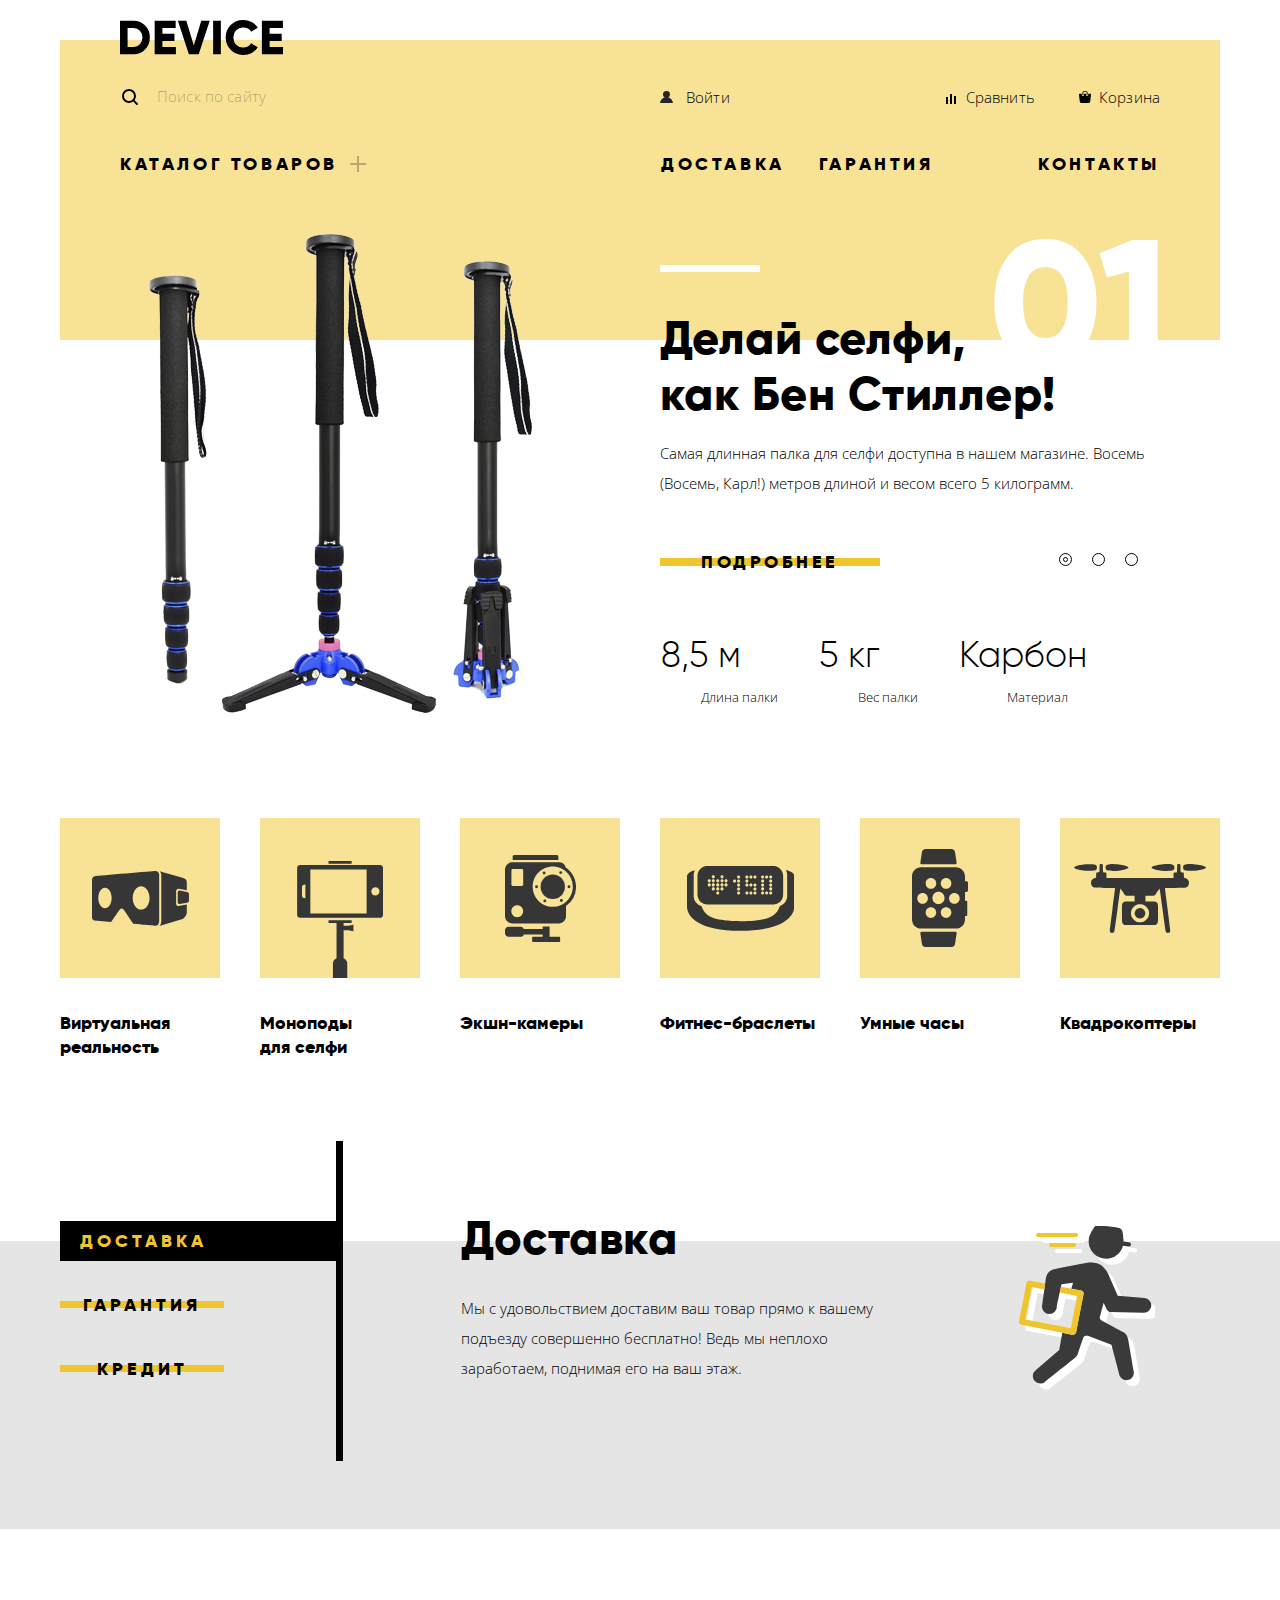
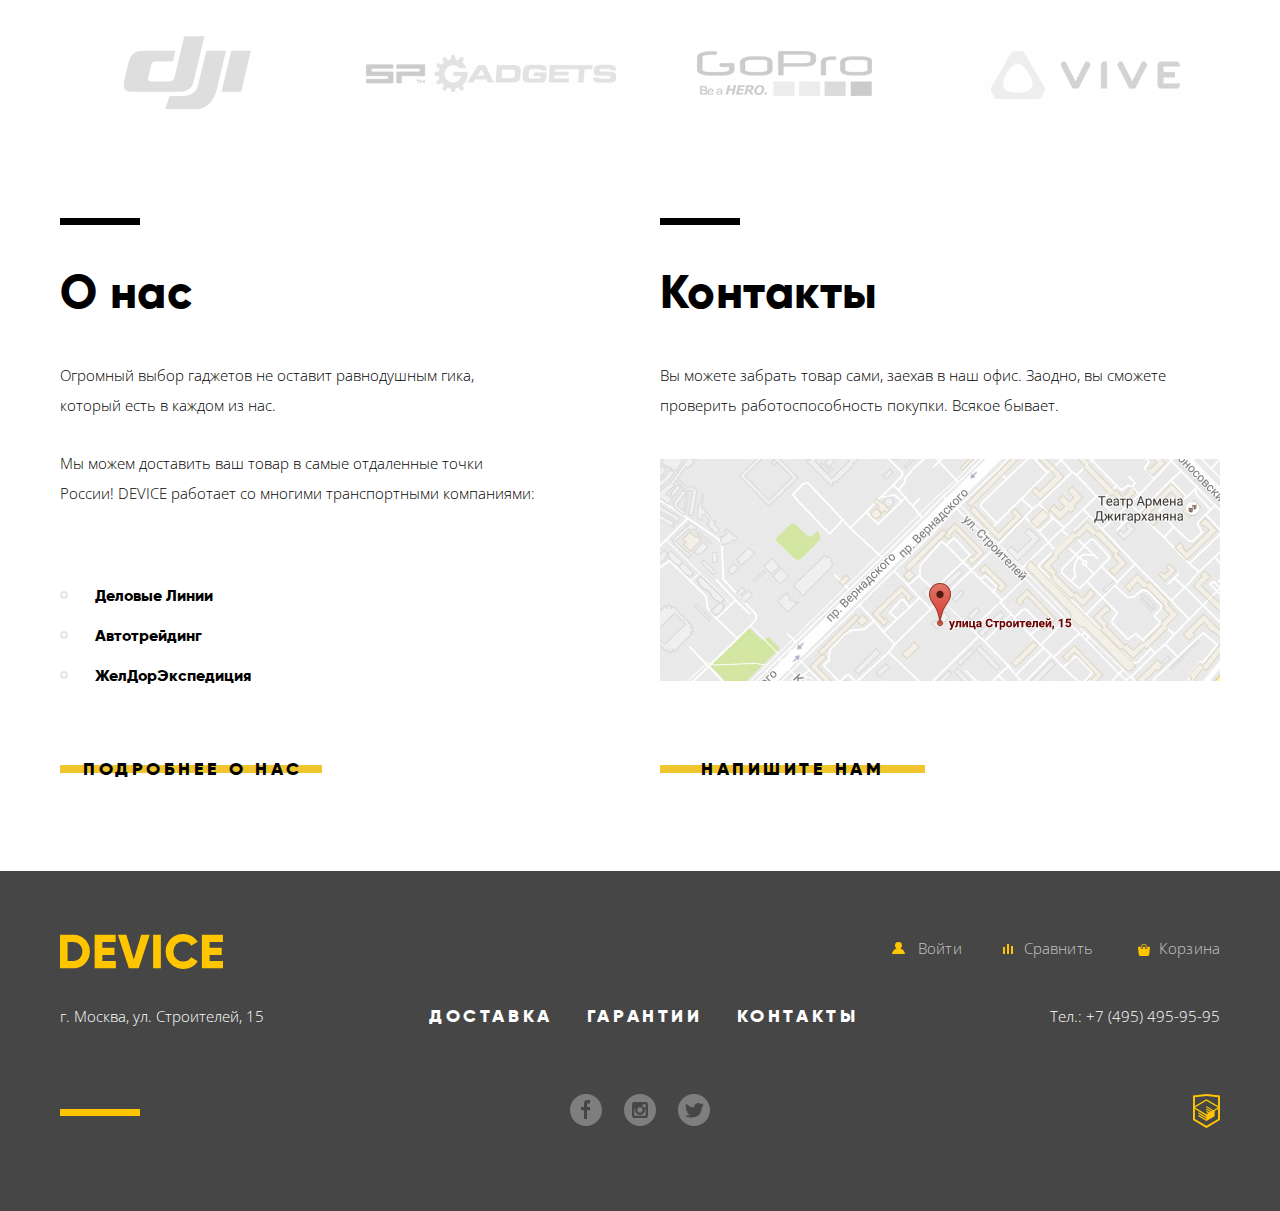
<file: index.html>
<!DOCTYPE html>
<html lang="ru">
<head>
  <meta charset="utf-8">
  <meta name="keywords" content="">
  <meta name="description" content="">

  <meta name="format-detection" content="telephone=no">

  <title>Главная страница - Интернет магазин Device</title>

  <link rel="icon" type="image/x-icon" href="#">
  <link rel="icon" type="image/png" href="#">

  <link href="https://fonts.googleapis.com/css?family=Open+Sans:300,400&display=swap&subset=cyrillic" rel="stylesheet">

  <link rel="stylesheet" href="css/normalize.css">
  <link rel="stylesheet" href="css/style.min.css">
</head>
<body>
<div class="container">
  <header class="main-header">
    <div class="main-header-top">
      <a class="logo">
        <svg class="logo-img" width="163" height="35" viewBox="0 0 163 35">
          <path
            d="M-.151.702v33.6h13.532a15.72 15.72 0 0 0 11.72-4.824 16.458 16.458 0 0 0 4.712-11.976 16.458 16.458 0 0 0-4.712-11.976A15.723 15.723 0 0 0 13.381.702H-.151zM7.582 26.91V8.091h5.8a8.646 8.646 0 0 1 6.5 2.568 9.407 9.407 0 0 1 2.489 6.84 9.406 9.406 0 0 1-2.489 6.84 8.642 8.642 0 0 1-6.5 2.568h-5.8zm34.8-5.952h12.082v-7.3H42.378V8.091h13.291V.702H34.645v33.6H55.91V26.91H42.378v-5.952zm36.343 13.344L89.744.702h-8.458l-7.491 24.72L66.304.702h-8.457l11.019 33.6h9.859zm14.4 0h7.733V.702h-7.733v33.6zm38.615-1.416a15.506 15.506 0 0 0 6.041-5.688l-6.67-3.84a7.482 7.482 0 0 1-3.165 3.024 9.87 9.87 0 0 1-4.664 1.1 9.595 9.595 0 0 1-7.177-2.736 9.909 9.909 0 0 1-2.682-7.248 9.909 9.909 0 0 1 2.682-7.248 9.595 9.595 0 0 1 7.177-2.736 9.897 9.897 0 0 1 4.639 1.08 7.592 7.592 0 0 1 3.19 3.048l6.67-3.84a15.873 15.873 0 0 0-6.09-5.688 17.42 17.42 0 0 0-8.409-2.088c-9.779-.272-17.797 7.691-17.591 17.472-.208 9.781 7.809 17.747 17.588 17.476a17.52 17.52 0 0 0 8.458-2.088zm17.881-11.928h12.082v-7.3h-12.085V8.091h13.29V.702h-21.023v33.6h21.265V26.91h-13.532v-5.952z"/>
        </svg>
      </a>
    </div>

    <div class="main-header-middle">
      <form class="search-form" action="https://echo.htmlacademy.ru" method="post">
        <label class="visually-hidden" for="search">Поиск по сайту</label>
        <input class="search-form-input" id="search" type="text" name="search" placeholder="Поиск по сайту">
        <button type="submit">Найти</button>
      </form>
      <ul class="login-navigation">
        <li class="login-navigation-item">
          <a class="login-navigation-link icon-in" href="#">Войти</a>
        </li>
      </ul>
      <ul class="user-navigation">
        <li class="user-navigation-item">
          <a class="user-navigation-link icon-compare" href="compare.html">Сравнить</a>
        </li>
        <li class="user-navigation-item">
          <a class="user-navigation-link icon-cart" href="cart.html">Корзина</a>
        </li>
      </ul>
    </div>

    <div class="main-header-bottom">
      <nav class="main-navigation">
        <ul class="site-navigation">
          <li class="site-navigation-item">
            <a class="site-navigation-link icon-plus" href="catalog.html">Каталог товаров</a>
            <ul class="sub-menu">
              <li class="sub-menu-item">
                <a class="sub-menu-link" href="catalog.html#item-1">Виртуальная реальность</a>
                <a class="sub-menu-link" href="catalog.html#item-2">Моноподы для селфи</a>
                <a class="sub-menu-link" href="catalog.html#item-3">Экшн-камеры</a>
              </li>
              <li class="sub-menu-item">
                <a class="sub-menu-link" href="catalog.html#item-4">Фитнес-браслеты</a>
                <a class="sub-menu-link" href="catalog.html#item-5">Умные часы</a>
              </li>
              <li class="sub-menu-item">
                <a class="sub-menu-link" href="catalog.html#item-6">Квадрокоптеры</a>
              </li>
            </ul>
          </li>
          <li class="site-navigation-item">
            <a class="site-navigation-link" href="catalog.html#item-7">Доставка</a>
          </li>
          <li class="site-navigation-item">
            <a class="site-navigation-link" href="catalog.html#item-8">Гарантия</a>
          </li>
          <li class="site-navigation-item">
            <a class="site-navigation-link" href="catalog.html#item-9">Контакты</a>
          </li>
        </ul>
      </nav>
    </div>
  </header>
</div>

<main class="main-content">
  <h1 class="visually-hidden">Интернет магазин электронных гаджетов Device</h1>

  <section class="slider container">
    <h2 class="visually-hidden">Слайдшоу товаров</h2>
    <input class="visually-hidden" id="product-1" type="radio" name="toggle-slide" checked>
    <input class="visually-hidden" id="product-2" type="radio" name="toggle-slide">
    <input class="visually-hidden" id="product-3" type="radio" name="toggle-slide">
    <ul class="slider-list">
      <li class="slider-item" id="slide-1">
        <div class="slider-img">
          <img src="img/slider-1.png" width="384" height="486" alt="Картинка самой длинной палки для селфи">
        </div>
        <div class="slider-content">
          <h3 class="slider-title">Делай селфи,<br> как Бен Стиллер!</h3>
          <p class="slider-text">Самая длинная палка для селфи доступна в нашем магазине. Восемь (Восемь, Карл!) метров
            длиной и весом всего 5 килограмм.</p>
          <a class="button slider-button" href="#">Подробнее</a>
          <table class="slider-features">
            <tr>
              <td>8,5 м</td>
              <td>5 кг</td>
              <td>Карбон</td>
            </tr>
            <tr>
              <th>Длина палки</th>
              <th>Вес палки</th>
              <th>Материал</th>
            </tr>
          </table>
        </div>
      </li>
      <li class="slider-item" id="slide-2">
        <div class="slider-img">
          <img src="img/slider-2.png" width="345" height="485" alt="Картинка самой длинной палки для селфи">
        </div>
        <div class="slider-content">
          <h3 class="page-title slider-title">Худеем<br> правильно!</h3>
          <p class="slider-text">Мотивирующие фитнес-браслеты помогут найти в себе силы не пропускать занятия и
            соблюдать диету.</p>
          <a class="button slider-button" href="#">Подробнее</a>
          <table class="slider-features">
            <tr>
              <td>48 часов</td>
            </tr>
            <tr>
              <th>Без подзарядки</th>
            </tr>
          </table>
        </div>
      </li>
      <li class="slider-item" id="slide-3">
        <div class="slider-img">
          <img src="img/slider-3.png" width="526" height="334" alt="Картинка самой длинной палки для селфи">
        </div>
        <div class="slider-content">
          <h3 class="page-title slider-title">Порхает как бабочка,<br> жалит как пчела!</h3>
          <p class="slider-text">Этот обычный, на первый взгляд, квадрокоптер оснащен мощным лазером, замаскированным
            под стандартную камеру.</p>
          <a class="button slider-button" href="#">Подробнее</a>
          <table class="slider-features">
            <tr>
              <td>800 м</td>
              <td>50 м</td>
            </tr>
            <tr>
              <th>Дальность полета</th>
              <th>Радиус поражения</th>
            </tr>
          </table>
        </div>
      </li>
    </ul>
    <ul class="control">
      <li class="control-item" id="control-1">
        <label class="control-button" for="product-1"><span class="visually-hidden">Первый слайд</span></label>
      </li>
      <li class="control-item" id="control-2">
        <label class="control-button" for="product-2"><span class="visually-hidden">Второй слайд</span></label>
      </li>
      <li class="control-item" id="control-3">
        <label class="control-button" for="product-3"><span class="visually-hidden">Третий слайд</span></label>
      </li>
    </ul>
  </section>

  <section class="category container">
    <h2 class="visually-hidden">Категории товаров</h2>
    <ul class="category-list">
      <li class="category-item">
        <a class="category-link" href="catalog.html#item-1">
          <div class="category-img">
            <svg width="97" height="55" viewBox="0 0 97 55">
              <g fill="#363636">
                <path
                  d="M84.131 32.639V20.003c0-1.309 1.045-2.37 2.335-2.37l8.326 1.581V11.02c0-2.355-1.708-3.431-4.202-4.265L67.403.175c1.616 1.391 1.889 2.04 1.889 4.396V49.78c0 2.356-.45 4.066-1.967 5.21l23.265-7.065c2.401-.833 4.202-4.216 4.202-6.572V33.44l-8.326 1.567c-1.29.002-2.335-1.06-2.335-2.368z"/>
                <path
                  d="M95.129 20.979l-7.598-1.444c-1.008 0-1.824.829-1.824 1.851v9.868c0 1.023.816 1.852 1.824 1.852l7.598-1.431c1.154-.419 1.824-.829 1.824-1.852V22.83c0-1.022-.766-1.507-1.824-1.851zM67.17 4.483c0-5.08-4.232-4.459-4.232-4.459S5.832 4.738 2.838 5.145.001 9.532.001 9.532L0 45.812c0 3.743 2.599 3.753 2.599 3.753l16.477 1.403L27.212 39.3s1.109-1.828 2.505-1.828c1.397 0 2.432 1.861 2.432 1.861l9.061 13.521s18.895 1.909 22.521 1.909c3.626-.001 3.439-5.024 3.439-5.024V4.483zM12.982 37.192c-3.698 0-6.696-4.601-6.696-10.275s2.998-10.275 6.696-10.275c3.698 0 6.696 4.601 6.696 10.275s-2.998 10.275-6.696 10.275zm36.158 1.426c-4.662 0-8.441-5.239-8.441-11.701 0-6.463 3.78-11.702 8.441-11.702 4.662 0 8.442 5.239 8.442 11.702 0 6.462-3.78 11.701-8.442 11.701z"/>
              </g>
            </svg>
          </div>
          <h3 class="category-title">Виртуальная реальность</h3>
        </a>
      </li>
      <li class="category-item">
        <a class="category-link monopod" href="catalog.html#item-2">
          <div class="category-img">
            <svg width="86" height="117" viewBox="0 0 86 117">
              <g fill="#363636">
                <path
                  d="M82.821 4.011H3.33A3.188 3.188 0 0 0 .142 7.199v46.413a3.187 3.187 0 0 0 3.188 3.189h79.492a3.188 3.188 0 0 0 3.189-3.189V7.199a3.189 3.189 0 0 0-3.19-3.188zM8.392 37.236h-.226a3.19 3.19 0 0 1-3.189-3.189v-7.283a3.188 3.188 0 0 1 3.189-3.188h.226v13.66zm61.231 15.172H13.341V8.402h56.282v44.006zM78.4 34.552c-2.289 0-4.146-1.855-4.146-4.147s1.856-4.147 4.146-4.147a4.146 4.146 0 1 1 0 8.294zM31.497 0h23.157v2.758H31.497zM46.608 64.861v-2.973h8.046V59.13H31.498v2.758h8.045v35.246a6.068 6.068 0 0 0-3.635 5.559V117h14.335v-14.307a6.062 6.062 0 0 0-3.636-5.557v-27.99h4.796l5.051 1.213v-6.711l-5.051 1.213h-4.795z"/>
              </g>
            </svg>
          </div>
          <h3 class="category-title">Моноподы для селфи</h3>
        </a>
      </li>
      <li class="category-item">
        <a class="category-link" href="catalog.html#item-3">
          <div class="category-img">
            <svg width="71" height="87" viewBox="0 0 71 87">
              <g fill="#363636">
                <path
                  d="M53.349 1.49c0-.736-.578-1.49-1.311-1.49H9.053C8.32 0 7.672.754 7.672 1.49v3.522h45.676V1.49zM54.202 81.809h-9.597V71.426h-6.958v2.507H18.774c-.537-1.254-1.757-2.148-3.181-2.148H3.559C1.642 71.784 0 73.387 0 75.311v3.018c0 1.924 1.642 3.48 3.559 3.48h12.035c1.511 0 2.792-.896 3.269-2.326h18.785v2.326H28.13c-.533 0-1.01.437-1.01.972v3.172c0 .535.478 1.048 1.01 1.048h26.072c.533 0 .93-.513.93-1.048V82.78c0-.535-.397-.971-.93-.971zM60.666 12.39a7.037 7.037 0 0 0-6.771-5.05H7.148C3.25 7.34 0 10.449 0 14.361v46.9c0 3.912 3.25 7.121 7.148 7.121h46.747c3.898 0 7.126-3.209 7.126-7.121V50.915a23.228 23.228 0 0 0 10.001-19.164c-.001-8.079-4.132-15.181-10.356-19.361zM12.238 62.151c-3.259 0-5.901-2.65-5.901-5.921 0-3.27 2.642-5.922 5.901-5.922s5.902 2.652 5.902 5.922c0 3.271-2.643 5.921-5.902 5.921zm5.961-32.605a1.42 1.42 0 0 1-1.418 1.422h-8.94a1.42 1.42 0 0 1-1.418-1.422v-14.16a1.42 1.42 0 0 1 1.418-1.423h8.939a1.42 1.42 0 0 1 1.418 1.423v14.16zm29.563 22.312c-11.076 0-20.057-9.01-20.057-20.123s8.98-20.124 20.057-20.124c11.077 0 20.058 9.01 20.058 20.124s-8.981 20.123-20.058 20.123z"/>
                <ellipse cx="47.762" cy="31.735" rx="12.188" ry="12.229"/>
                <circle cx="31.562" cy="31.736" r="1.435"/>
                <circle cx="63.963" cy="31.736" r="1.435"/>
                <circle cx="39.109" cy="17.994" r="1.435"/>
                <ellipse cx="56.415" cy="45.476" rx="1.43" ry="1.436"/>
                <circle cx="55.697" cy="17.565" r="1.435"/>
                <circle cx="39.828" cy="45.906" r="1.435"/>
              </g>
            </svg>
          </div>
          <h3 class="category-title">Экшн-камеры</h3>
        </a>
      </li>
      <li class="category-item">
        <a class="category-link" href="catalog.html#item-4">
          <div class="category-img">
            <svg width="107px" height="65px" viewBox="0 0 107 65">
              <g>
                <path fill="#363636" d="M98.967,4.074c0.752,1.441,1.209,3.08,1.209,4.818v21.102c0,4.616-3.092,8.527-7.246,9.9
c-1.325,3.987-3.778,7.854-8.051,10.432c-8.676,5.231-31.124,4.837-31.198,4.837c-0.078,0-22.513,0.395-31.189-4.837
c-4.216-2.545-6.708-6.347-8.042-10.279c-4.418-1.209-7.756-5.251-7.756-10.053V8.893c0-1.688,0.427-3.282,1.139-4.693
C4.17,5.109,0,6.918,0,10.434c0,6.243,0,25.687,0,29.983C0,50.668,11.839,64.85,53.657,64.85c41.82,0,53.657-14.182,53.657-24.433
c0-4.296,0-23.74,0-29.983C107.313,6.75,102.738,4.94,98.967,4.074z"/>
                <path fill="#363636" d="M20.561,38.459h65.523c5.564,0,10.074-4.513,10.074-10.077V9.935c0-5.563-4.51-10.075-10.074-10.075H20.561
c-5.564,0-10.075,4.511-10.075,10.075v18.447C10.486,33.946,14.997,38.459,20.561,38.459z M83.695,9.468
c0.867,0,1.569,0.703,1.569,1.57c0,0.866-0.702,1.569-1.569,1.569s-1.568-0.703-1.568-1.569
C82.127,10.17,82.828,9.468,83.695,9.468z M83.695,13.507c0.867,0,1.569,0.703,1.569,1.568c0,0.867-0.702,1.569-1.569,1.569
s-1.568-0.702-1.568-1.569C82.127,14.21,82.828,13.507,83.695,13.507z M83.695,17.546c0.867,0,1.569,0.702,1.569,1.569
c0,0.866-0.702,1.569-1.569,1.569s-1.568-0.703-1.568-1.569C82.127,18.248,82.828,17.546,83.695,17.546z M83.695,21.373
c0.867,0,1.569,0.704,1.569,1.569c0,0.867-0.702,1.568-1.569,1.568s-1.568-0.701-1.568-1.568
C82.127,22.076,82.828,21.373,83.695,21.373z M83.695,25.412c0.867,0,1.569,0.702,1.569,1.569c0,0.865-0.702,1.568-1.569,1.568
s-1.568-0.704-1.568-1.568C82.127,26.114,82.828,25.412,83.695,25.412z M79.656,9.468c0.867,0,1.568,0.703,1.568,1.57
c0,0.866-0.701,1.569-1.568,1.569c-0.865,0-1.568-0.703-1.568-1.569C78.088,10.17,78.791,9.468,79.656,9.468z M79.656,25.412
c0.867,0,1.568,0.702,1.568,1.569c0,0.865-0.701,1.568-1.568,1.568c-0.865,0-1.568-0.704-1.568-1.568
C78.088,26.114,78.791,25.412,79.656,25.412z M75.619,9.468c0.865,0,1.568,0.703,1.568,1.57c0,0.866-0.703,1.569-1.568,1.569
c-0.867,0-1.569-0.703-1.569-1.569C74.05,10.17,74.752,9.468,75.619,9.468z M75.619,13.507c0.865,0,1.568,0.703,1.568,1.568
c0,0.867-0.703,1.569-1.568,1.569c-0.867,0-1.569-0.702-1.569-1.569C74.05,14.21,74.752,13.507,75.619,13.507z M75.619,17.546
c0.865,0,1.568,0.702,1.568,1.569c0,0.866-0.703,1.569-1.568,1.569c-0.867,0-1.569-0.703-1.569-1.569
C74.05,18.248,74.752,17.546,75.619,17.546z M75.619,21.373c0.865,0,1.568,0.704,1.568,1.569c0,0.867-0.703,1.568-1.568,1.568
c-0.867,0-1.569-0.701-1.569-1.568C74.05,22.076,74.752,21.373,75.619,21.373z M75.619,25.412c0.865,0,1.568,0.702,1.568,1.569
c0,0.865-0.703,1.568-1.568,1.568c-0.867,0-1.569-0.704-1.569-1.568C74.05,26.114,74.752,25.412,75.619,25.412z M67.965,9.468
c0.867,0,1.568,0.703,1.568,1.57c0,0.866-0.701,1.569-1.568,1.569s-1.568-0.703-1.568-1.569C66.396,10.17,67.1,9.468,67.965,9.468z
M67.965,17.546c0.867,0,1.568,0.702,1.568,1.569c0,0.866-0.701,1.569-1.568,1.569s-1.568-0.703-1.568-1.569
C66.396,18.248,67.1,17.546,67.965,17.546z M67.965,21.427c0.867,0,1.568,0.701,1.568,1.568c0,0.865-0.701,1.569-1.568,1.569
s-1.568-0.704-1.568-1.569C66.396,22.128,67.1,21.427,67.965,21.427z M67.965,25.412c0.867,0,1.568,0.702,1.568,1.569
c0,0.865-0.701,1.568-1.568,1.568s-1.568-0.704-1.568-1.568C66.396,26.114,67.1,25.412,67.965,25.412z M63.926,9.468
c0.867,0,1.57,0.703,1.57,1.57c0,0.866-0.703,1.569-1.57,1.569c-0.865,0-1.569-0.703-1.569-1.569
C62.356,10.17,63.061,9.468,63.926,9.468z M63.926,17.546c0.867,0,1.57,0.702,1.57,1.569c0,0.866-0.703,1.569-1.57,1.569
c-0.865,0-1.569-0.703-1.569-1.569C62.356,18.248,63.061,17.546,63.926,17.546z M63.926,25.412c0.867,0,1.57,0.702,1.57,1.569
c0,0.865-0.703,1.568-1.57,1.568c-0.865,0-1.569-0.704-1.569-1.568C62.356,26.114,63.061,25.412,63.926,25.412z M59.888,9.468
c0.865,0,1.569,0.703,1.569,1.57c0,0.866-0.704,1.569-1.569,1.569c-0.867,0-1.568-0.703-1.568-1.569
C58.319,10.17,59.021,9.468,59.888,9.468z M59.888,13.507c0.865,0,1.569,0.703,1.569,1.568c0,0.867-0.704,1.569-1.569,1.569
c-0.867,0-1.568-0.702-1.568-1.569C58.319,14.21,59.021,13.507,59.888,13.507z M59.888,17.546c0.865,0,1.569,0.702,1.569,1.569
c0,0.866-0.704,1.569-1.569,1.569c-0.867,0-1.568-0.703-1.568-1.569C58.319,18.248,59.021,17.546,59.888,17.546z M59.888,25.412
c0.865,0,1.569,0.702,1.569,1.569c0,0.865-0.704,1.568-1.569,1.568c-0.867,0-1.568-0.704-1.568-1.568
C58.319,26.114,59.021,25.412,59.888,25.412z M51.598,9.468c0.867,0,1.569,0.703,1.569,1.57c0,0.866-0.702,1.569-1.569,1.569
c-0.867,0-1.568-0.703-1.568-1.569C50.029,10.17,50.731,9.468,51.598,9.468z M51.598,13.507c0.867,0,1.569,0.703,1.569,1.568
c0,0.867-0.702,1.569-1.569,1.569c-0.867,0-1.568-0.702-1.568-1.569C50.029,14.21,50.731,13.507,51.598,13.507z M51.598,17.546
c0.867,0,1.569,0.702,1.569,1.569c0,0.866-0.702,1.569-1.569,1.569c-0.867,0-1.568-0.703-1.568-1.569
C50.029,18.248,50.731,17.546,51.598,17.546z M51.598,21.427c0.867,0,1.569,0.701,1.569,1.568c0,0.865-0.702,1.569-1.569,1.569
c-0.867,0-1.568-0.704-1.568-1.569C50.029,22.128,50.731,21.427,51.598,21.427z M51.598,25.412c0.867,0,1.569,0.702,1.569,1.569
c0,0.865-0.702,1.568-1.569,1.568c-0.867,0-1.568-0.704-1.568-1.568C50.029,26.114,50.731,25.412,51.598,25.412z M47.559,13.507
c0.867,0,1.568,0.703,1.568,1.568c0,0.867-0.701,1.569-1.568,1.569s-1.569-0.702-1.569-1.569
C45.99,14.21,46.691,13.507,47.559,13.507z M39.057,13.295c0.865,0,1.569,0.703,1.569,1.568c0,0.867-0.704,1.569-1.569,1.569
c-0.867,0-1.571-0.703-1.571-1.569C37.486,13.998,38.189,13.295,39.057,13.295z M39.057,17.333c0.865,0,1.569,0.703,1.569,1.57
c0,0.866-0.704,1.57-1.569,1.57c-0.867,0-1.571-0.704-1.571-1.57C37.486,18.036,38.189,17.333,39.057,17.333z M35.018,9.255
c0.865,0,1.568,0.703,1.568,1.57c0,0.866-0.704,1.568-1.568,1.568c-0.867,0-1.569-0.703-1.569-1.568
C33.449,9.958,34.15,9.255,35.018,9.255z M35.018,13.295c0.865,0,1.568,0.703,1.568,1.568c0,0.867-0.704,1.569-1.568,1.569
c-0.867,0-1.569-0.703-1.569-1.569C33.449,13.998,34.15,13.295,35.018,13.295z M35.018,17.333c0.865,0,1.568,0.703,1.568,1.57
c0,0.866-0.704,1.57-1.568,1.57c-0.867,0-1.569-0.704-1.569-1.57C33.449,18.036,34.15,17.333,35.018,17.333z M35.018,21.373
c0.865,0,1.568,0.704,1.568,1.569c0,0.867-0.704,1.568-1.568,1.568c-0.867,0-1.569-0.701-1.569-1.568
C33.449,22.076,34.15,21.373,35.018,21.373z M30.764,13.295c0.867,0,1.569,0.703,1.569,1.568c0,0.867-0.702,1.569-1.569,1.569
c-0.867,0-1.568-0.703-1.568-1.569C29.196,13.998,29.897,13.295,30.764,13.295z M30.764,17.333c0.867,0,1.569,0.703,1.569,1.57
c0,0.866-0.702,1.57-1.569,1.57c-0.867,0-1.568-0.704-1.568-1.57C29.196,18.036,29.897,17.333,30.764,17.333z M30.764,21.373
c0.867,0,1.569,0.704,1.569,1.569c0,0.867-0.702,1.568-1.569,1.568c-0.867,0-1.568-0.701-1.568-1.568
C29.196,22.076,29.897,21.373,30.764,21.373z M30.764,25.412c0.867,0,1.569,0.702,1.569,1.569c0,0.865-0.702,1.568-1.569,1.568
c-0.867,0-1.568-0.704-1.568-1.568C29.196,26.114,29.897,25.412,30.764,25.412z M26.3,9.255c0.867,0,1.571,0.703,1.571,1.57
c0,0.866-0.704,1.568-1.571,1.568c-0.865,0-1.569-0.703-1.569-1.568C24.731,9.958,25.435,9.255,26.3,9.255z M26.3,13.295
c0.867,0,1.571,0.703,1.571,1.568c0,0.867-0.704,1.569-1.571,1.569c-0.865,0-1.569-0.703-1.569-1.569
C24.731,13.998,25.435,13.295,26.3,13.295z M26.3,17.333c0.867,0,1.571,0.703,1.571,1.57c0,0.866-0.704,1.57-1.571,1.57
c-0.865,0-1.569-0.704-1.569-1.57C24.731,18.036,25.435,17.333,26.3,17.333z M26.3,21.373c0.867,0,1.571,0.704,1.571,1.569
c0,0.867-0.704,1.568-1.571,1.568c-0.865,0-1.569-0.701-1.569-1.568C24.731,22.076,25.435,21.373,26.3,21.373z M22.263,13.295
c0.865,0,1.569,0.703,1.569,1.568c0,0.867-0.704,1.569-1.569,1.569c-0.867,0-1.569-0.703-1.569-1.569
C20.694,13.998,21.396,13.295,22.263,13.295z M22.263,17.333c0.865,0,1.569,0.703,1.569,1.57c0,0.866-0.704,1.57-1.569,1.57
c-0.867,0-1.569-0.704-1.569-1.57C20.694,18.036,21.396,17.333,22.263,17.333z"/>
              </g>
            </svg>
          </div>
          <h3 class="category-title">Фитнес-браслеты</h3>
        </a>
      </li>
      <li class="category-item">
        <a class="category-link" href="catalog.html#item-5">
          <div class="category-img">
            <svg width="56" height="98" viewBox="0 0 56 98">
              <g fill="#363636">
                <path
                  d="M54.494 32.197h-1.515v-4.64c0-5.052-4.087-9.186-9.082-9.186H9.082C4.086 18.372 0 22.505 0 27.557v42.868c0 5.052 4.087 9.185 9.083 9.185h34.815c4.995 0 9.082-4.133 9.082-9.185V67.01h1.515a.764.764 0 0 0 .757-.764V52.467a.765.765 0 0 0-.757-.766H52.98v-8.788h1.515c.832 0 1.514-.688 1.514-1.531v-7.654a1.529 1.529 0 0 0-1.515-1.531zm-20.412-3.109c2.926 0 5.299 2.398 5.299 5.358s-2.373 5.358-5.299 5.358-5.298-2.398-5.298-5.358 2.372-5.358 5.298-5.358zm-15.137 0c2.925 0 5.298 2.398 5.298 5.358s-2.373 5.358-5.298 5.358c-2.926 0-5.298-2.398-5.298-5.358s2.372-5.358 5.298-5.358zM5.297 49.397c0-2.959 2.371-5.358 5.298-5.358 2.926 0 5.298 2.399 5.298 5.358 0 2.959-2.373 5.358-5.298 5.358-2.927.001-5.298-2.399-5.298-5.358zm13.648 19.497c-2.926 0-5.298-2.398-5.298-5.358s2.372-5.358 5.298-5.358c2.925 0 5.298 2.398 5.298 5.358s-2.373 5.358-5.298 5.358zm1.49-19.903c0-3.382 2.711-6.124 6.055-6.124s6.055 2.742 6.055 6.124-2.711 6.124-6.055 6.124c-3.344-.001-6.055-2.742-6.055-6.124zm13.647 19.903c-2.926 0-5.298-2.398-5.298-5.358s2.372-5.358 5.298-5.358 5.299 2.398 5.299 5.358-2.373 5.358-5.299 5.358zm8.302-14.138c-2.927 0-5.298-2.399-5.298-5.358 0-2.959 2.371-5.358 5.298-5.358 2.926 0 5.298 2.399 5.298 5.358 0 2.958-2.372 5.358-5.298 5.358zM9.646 15.31h33.687c.843 0 1.432-.681 1.306-1.514L43.023 3.028l-.002-.002C42.771 1.362 41.189 0 39.506 0H13.474c-1.686 0-3.268 1.362-3.517 3.028L8.342 13.795c-.125.833.461 1.515 1.304 1.515zM43.333 82.671H9.646c-.843 0-1.429.683-1.304 1.516l1.615 10.767c.25 1.666 1.832 3.028 3.516 3.028h26.032c1.684 0 3.266-1.362 3.517-3.026v-.002l1.615-10.767c.128-.833-.461-1.516-1.304-1.516z"/>
              </g>
            </svg>
          </div>
          <h3 class="category-title">Умные часы</h3>
        </a>
      </li>
      <li class="category-item">
        <a class="category-link" href="catalog.html#item-6">
          <div class="category-img">
            <svg width="132" height="69" viewBox="0 0 132 69">
              <g fill="#363636">
                <path
                  d="M12.052.258C6.507.745 1.838 1.85.575 2.93c-.722.616-.722.616-.232 1.156.644.72 3.713 1.645 7.247 2.237 3.998.668 12.51.693 13.724.051 1.211-.668 1.624-1.414 1.624-2.981 0-1.619-.62-2.416-2.218-2.853C19.274.154 14.94 0 12.052.258zM25.774.488c-.129.283-.258 2.108-.258 4.112 0 4.061.155 3.778-2.192 3.933l-1.03.077-.13 2.545-.129 2.544-1.186.283c-2.58.668-4 2.595-3.792 5.294.128 1.927 1.03 3.341 2.579 4.087 1.109.513 1.47.538 11.246.538 5.545 0 10.137.079 10.188.18.051.13-1.11 9.408-2.58 20.64-1.444 11.23-2.682 20.997-2.708 21.666-.051 1.617.826 2.62 2.348 2.62 1.237 0 2.012-.64 2.321-1.9.13-.514 1.496-10.334 3.018-21.822 1.522-11.463 2.863-20.869 2.94-20.869.104 0 1.084 1.413 2.193 3.136 2.94 4.626 2.399 4.317 7.635 4.317h4.359v5.63l-5.133.077c-4.72.077-5.21.127-5.881.615-1.573 1.157-1.625 1.415-1.625 10.977 0 9.534.026 9.792 1.522 11.05l.851.695H81.695l.851-.696c1.496-1.257 1.52-1.515 1.52-11.05 0-9.56-.05-9.819-1.622-10.976-.671-.488-1.161-.538-5.882-.615l-5.132-.077v-5.63h4.36c5.234 0 4.693.309 7.633-4.317 1.11-1.723 2.09-3.136 2.194-3.136.076 0 1.418 9.406 2.94 20.869 1.522 11.488 2.889 21.308 3.018 21.821.31 1.26 1.082 1.902 2.321 1.902 1.521 0 2.4-1.004 2.347-2.621-.026-.67-1.264-10.436-2.71-21.666-1.468-11.232-2.63-20.51-2.577-20.64.05-.101 4.641-.18 10.19-.18 9.774 0 10.135-.025 11.243-.538 1.548-.746 2.45-2.16 2.58-4.087.206-2.699-1.212-4.626-3.792-5.294l-1.187-.283-.127-2.544-.13-2.545-1.031-.077c-2.347-.155-2.194.128-2.194-3.933 0-2.004-.128-3.829-.257-4.112-.206-.36-.543-.488-1.367-.488-.619 0-1.238.128-1.42.309-.206.205-.31 1.465-.31 3.932 0 2.467-.102 3.727-.309 3.932-.18.18-.901.308-1.65.308-1.625 0-1.65.052-1.65 3.11v2.287H32.48v-2.287c0-3.058-.024-3.11-1.65-3.11-.748 0-1.47-.129-1.65-.308-.207-.205-.31-1.465-.31-3.932 0-2.467-.103-3.727-.31-3.932-.18-.18-.8-.309-1.418-.309-.825 0-1.16.128-1.368.488zm42.843 40.12c2.889.899 5.392 3.393 6.166 6.168.439 1.543.31 4.216-.284 5.784-.696 1.875-2.685 4.01-4.565 4.935-1.29.642-1.754.719-3.921.719s-2.631-.077-3.92-.719c-1.885-.926-3.87-3.06-4.567-4.935-.592-1.568-.722-4.24-.283-5.784.748-2.723 3.25-5.27 6.061-6.168 2.012-.642 3.3-.642 5.313 0z"/>
                <path
                  d="M63.794 44.438c-2.037.925-3.507 3.649-3.069 5.73.774 3.677 4.823 5.553 7.996 3.702 1.985-1.158 2.99-3.547 2.45-5.783-.568-2.39-2.734-4.138-5.158-4.138-.646 0-1.626.232-2.22.489zM36.092.154c-3.92.668-4.513 1.131-4.513 3.444 0 1.825.463 2.416 2.268 2.956 1.55.462 7.172.514 10.5.128 6.86-.822 11.321-2.544 9.698-3.752-1.265-.9-4.902-1.876-9.054-2.39-2.475-.308-7.996-.54-8.9-.386zM89.484.258C83.165.848 77.62 2.339 77.62 3.444c0 1.722 7.84 3.47 15.63 3.495 5.804 0 7.196-.642 7.196-3.34 0-1.825-.619-2.622-2.373-3.085C96.423.103 92.398 0 89.484.258zM112.776.283c-1.78.231-3.018.77-3.43 1.491-.387.77-.31 2.904.154 3.572.928 1.31 1.652 1.465 7.068 1.465 3.661 0 5.802-.129 7.867-.488 3.534-.592 6.603-1.517 7.248-2.237.49-.54.49-.54-.233-1.156-1.34-1.13-5.958-2.185-11.916-2.672-3.481-.283-4.488-.283-6.758.025z"/>
              </g>
            </svg>
          </div>
          <h3 class="category-title">Квадрокоптеры</h3>
        </a>
      </li>
    </ul>
  </section>

  <section class="service">
    <div class="container">
      <h2 class="visually-hidden">Сервисы</h2>
      <input class="visually-hidden" id="service-1" type="radio" name="toggle-service" checked>
      <input class="visually-hidden" id="service-2" type="radio" name="toggle-service">
      <input class="visually-hidden" id="service-3" type="radio" name="toggle-service">
      <ul class="service-menu">
        <li class="service-menu-item">
          <label class="service-menu-link" id="service-item-1" for="service-1">Доставка</label>
        </li>
        <li class="service-menu-item">
          <label class="service-menu-link" id="service-item-2" for="service-2">Гарантия</label>
        </li>
        <li class="service-menu-item">
          <label class="service-menu-link" id="service-item-3" for="service-3">Кредит</label>
        </li>
      </ul>
      <ul class="service-content">
        <li class="service-content-item delivery" id="service-content-1">
          <h3 class="page-title">Доставка</h3>
          <p>Мы с удовольствием доставим ваш товар прямо к вашему
            подъезду совершенно бесплатно! Ведь мы неплохо
            заработаем, поднимая его на ваш этаж.</p>
        </li>
        <li class="service-content-item warranty" id="service-content-2">
          <h3 class="page-title">Гарантия</h3>
          <p>Если из-за возгорания купленного у нас товара у вас сгорит
            дом — не переживайте, мы выдадим вам новый.<br>
            Товар, не дом, конечно же.</p>
        </li>
        <li class="service-content-item credit" id="service-content-3">
          <h3 class="page-title">Кредит</h3>
          <p>Залезть в долговую яму стало проще! Кредитные
            консультанты подберут для вас наиболее выгодные
            условия кредита. Выгодные для нашего банка, разумеется.</p>
        </li>
      </ul>
    </div>
  </section>

  <section class="brands container">
    <h2 class="visually-hidden">Бренды</h2>
    <ul class="brands-list">
      <li class="brands-item">
        <a class="brands-link" href="#">
          <img class="brands-image-hover" src="img/brands-1.png" width="260" height="100" alt="DJI">
          <svg class="brands-image" width="260" height="100" viewBox="0 0 260 100" xmlns="http://www.w3.org/2000/svg"
               xmlns:xlink="http://www.w3.org/1999/xlink">
            <title>DJI</title>
            <defs>
              <filter id="brands-filter-1">
                <feColorMatrix type="saturate" values="0"></feColorMatrix>
              </filter>
            </defs>
            <image xlink:href="img/brands-1.png" width="260" height="100" x="0" y="0"
                   filter="url(#brands-filter-1)"></image>
          </svg>
        </a>
      </li>
      <li class="brands-item">
        <a class="brands-link" href="#">
          <img class="brands-image-hover" src="img/brands-2.png" width="260" height="100" alt="SP ADJETS">
          <svg class="brands-image" width="260" height="100" viewBox="0 0 260 100" xmlns="http://www.w3.org/2000/svg"
               xmlns:xlink="http://www.w3.org/1999/xlink">
            <title>SP ADJETS</title>
            <defs>
              <filter id="brands-filter-2">
                <feColorMatrix type="saturate" values="0"></feColorMatrix>
              </filter>
            </defs>
            <image xlink:href="img/brands-2.png" width="260" height="100" x="0" y="0"
                   filter="url(#brands-filter-2)"></image>
          </svg>
        </a>
      </li>
      <li class="brands-item">
        <a class="brands-link" href="#">
          <img class="brands-image-hover" src="img/brands-3.png" width="260" height="100" alt="GO PRO">
          <svg class="brands-image" width="260" height="100" viewBox="0 0 260 100" xmlns="http://www.w3.org/2000/svg"
               xmlns:xlink="http://www.w3.org/1999/xlink">
            <title>GO PRO</title>
            <defs>
              <filter id="brands-filter-3">
                <feColorMatrix type="saturate" values="0"></feColorMatrix>
              </filter>
            </defs>
            <image xlink:href="img/brands-3.png" width="260" height="100" x="0" y="0"
                   filter="url(#brands-filter-3)"></image>
          </svg>
        </a>
      </li>
      <li class="brands-item">
        <a class="brands-link" href="#">
          <img class="brands-image-hover" src="img/brands-4.png" width="260" height="100" alt="VIVE">
          <svg class="brands-image" width="260" height="100" viewBox="0 0 260 100" xmlns="http://www.w3.org/2000/svg"
               xmlns:xlink="http://www.w3.org/1999/xlink">
            <title>VIVE</title>
            <defs>
              <filter id="brands-filter-4">
                <feColorMatrix type="saturate" values="0"></feColorMatrix>
              </filter>
            </defs>
            <image xlink:href="img/brands-4.png" width="260" height="100" x="0" y="0"
                   filter="url(#brands-filter-4)"></image>
          </svg>
        </a>
      </li>
    </ul>
  </section>

  <section class="about container">
    <h2 class="visually-hidden">Информация о компании</h2>
    <div class="about-info">
      <h3 class="page-title">О нас</h3>
      <p>Огромный выбор гаджетов не оставит равнодушным гика, который есть в каждом из нас.</p>
      <p>Мы можем доставить ваш товар в самые отдаленные точки России! DEVICE работает со многими транспортными
        компаниями:</p>
      <ul>
        <li>Деловые Линии</li>
        <li>Автотрейдинг</li>
        <li>ЖелДорЭкспедиция</li>
      </ul>
      <a class="button" href="#">Подробнее о нас</a>
    </div>
    <div class="about-contact">
      <h3 class="page-title">Контакты</h3>
      <p>Вы можете забрать товар сами, заехав в наш офис. Заодно, вы сможете проверить работоспособность покупки. Всякое
        бывает.</p>
      <a class="about-map" href="https://yandex.ru/maps/" target="_blank">
        <img src="img/map.jpg" width="560" height="222" alt="Улица Строителей 15">
      </a>
      <a class="button about-feedback" href="#">Напишите нам</a>
    </div>
  </section>
</main>

<footer class="main-footer">
  <div class="container">
    <div class="main-footer-top">
      <a class="logo">
        <svg class="logo-img" width="163" height="35" viewBox="0 0 163 35">
          <path
            d="M-.151.702v33.6h13.532a15.72 15.72 0 0 0 11.72-4.824 16.458 16.458 0 0 0 4.712-11.976 16.458 16.458 0 0 0-4.712-11.976A15.723 15.723 0 0 0 13.381.702H-.151zM7.582 26.91V8.091h5.8a8.646 8.646 0 0 1 6.5 2.568 9.407 9.407 0 0 1 2.489 6.84 9.406 9.406 0 0 1-2.489 6.84 8.642 8.642 0 0 1-6.5 2.568h-5.8zm34.8-5.952h12.082v-7.3H42.378V8.091h13.291V.702H34.645v33.6H55.91V26.91H42.378v-5.952zm36.343 13.344L89.744.702h-8.458l-7.491 24.72L66.304.702h-8.457l11.019 33.6h9.859zm14.4 0h7.733V.702h-7.733v33.6zm38.615-1.416a15.506 15.506 0 0 0 6.041-5.688l-6.67-3.84a7.482 7.482 0 0 1-3.165 3.024 9.87 9.87 0 0 1-4.664 1.1 9.595 9.595 0 0 1-7.177-2.736 9.909 9.909 0 0 1-2.682-7.248 9.909 9.909 0 0 1 2.682-7.248 9.595 9.595 0 0 1 7.177-2.736 9.897 9.897 0 0 1 4.639 1.08 7.592 7.592 0 0 1 3.19 3.048l6.67-3.84a15.873 15.873 0 0 0-6.09-5.688 17.42 17.42 0 0 0-8.409-2.088c-9.779-.272-17.797 7.691-17.591 17.472-.208 9.781 7.809 17.747 17.588 17.476a17.52 17.52 0 0 0 8.458-2.088zm17.881-11.928h12.082v-7.3h-12.085V8.091h13.29V.702h-21.023v33.6h21.265V26.91h-13.532v-5.952z"/>
        </svg>
      </a>
      <ul class="login-navigation">
        <li class="login-navigation-item">
          <a class="login-navigation-link icon icon-in" href="#">
            <svg width="13" height="12" viewBox="0 0 13 12">
              <path fill="#ffc600"
                    d="M.032 12h12.937c-.163-2.643-2.074-4.837-4.671-5.543a3.47 3.47 0 0 0 1.687-2.972 3.485 3.485 0 0 0-6.97 0c0 1.264.68 2.361 1.688 2.972C2.106 7.163.194 9.357.032 12z"/>
            </svg>
            Войти</a>
        </li>
      </ul>
      <ul class="user-navigation">
        <li class="user-navigation-item">
          <a class="user-navigation-link icon icon-compare" href="compare.html">
            <svg width="10" height="10" viewBox="0 0 10 10">
              <path fill="#ffc600" d="M8 2h1.984v8H8zM0 3h1.984v7H0zM4 0h2v10H4z"/>
            </svg>
            Сравнить</a>
        </li>
        <li class="user-navigation-item">
          <a class="user-navigation-link icon icon-cart" href="cart.html">
            <svg width="12" height="12" viewBox="0 0 12 12">
              <path fill="#ffc600"
                    d="M11.864 3.017a.429.429 0 0 0-.327-.154H9.225V4.09c0 .563-.484 1.022-1.08 1.022-.594 0-1.078-.458-1.078-1.022V2.863H4.909V4.09c0 .563-.485 1.022-1.08 1.022-.595 0-1.078-.458-1.078-1.022V2.863H.438a.43.43 0 0 0-.327.154.472.472 0 0 0-.108.358l.776 7.134c.015.806.642 1.455 1.411 1.455h7.595c.77 0 1.396-.649 1.411-1.455l.776-7.134a.476.476 0 0 0-.108-.358z"/>
              <path fill="#ffc600"
                    d="M3.829 4.499c.239 0 .433-.184.433-.409V1.84c0-.632.672-1.022 1.295-1.022h1.079c.655 0 1.078.401 1.078 1.022v2.25c0 .225.194.409.431.409.239 0 .433-.184.433-.409V1.84C8.577.773 7.761 0 6.636 0H5.557c-1.19 0-2.159.826-2.159 1.84v2.25c0 .225.194.409.431.409z"/>
            </svg>
            Корзина</a>
        </li>
      </ul>
    </div>

    <div class="main-footer-middle">
      <p>г. Москва, ул. Строителей, 15</p>
      <ul class="site-navigation">
        <li class="site-navigation-item">
          <a class="site-navigation-link" href="#">Доставка</a>
        </li>
        <li class="site-navigation-item">
          <a class="site-navigation-link" href="#">Гарантии</a>
        </li>
        <li class="site-navigation-item">
          <a class="site-navigation-link" href="#">Контакты</a>
        </li>
      </ul>
      <p>Тел.: <a class="phone" href="tel:+74954959595">+7 (495) 495-95-95</a></p>
    </div>

    <div class="main-footer-bottom">
      <ul class="social">
        <li class="social-item">
          <a class="social-link" href="#">
            <svg xmlns="http://www.w3.org/2000/svg" width="32" height="32" viewBox="0 0 32 32">
              <path fill="#FFF"
                    d="M16 0C7.164 0 0 7.163 0 16s7.164 16 16 16c8.837 0 16-7.164 16-16S24.837 0 16 0zm4.062 9.455h-3.021v3.444h3.021v3.445h-3.021v8.61H14.02v-8.61H11v-3.445h3.021V9.455c0-1.902 1.353-3.445 3.021-3.445h3.021v3.445z"/>
            </svg>
            <span class="visually-hidden">Facebook</span></a>
        </li>
        <li class="social-item">
          <a class="social-link" href="#">
            <svg xmlns="http://www.w3.org/2000/svg" width="32" height="32" viewBox="0 0 32 32">
              <g fill="#FFF">
                <path
                  d="M20.916 16a4.938 4.938 0 1 1-9.877 0c0-.394.051-.773.138-1.14h-.897v6.838h11.396V14.86h-.897c.086.367.137.746.137 1.14z"/>
                <path
                  d="M15.978 18.659c1.466 0 2.659-1.193 2.659-2.659s-1.193-2.659-2.659-2.659c-1.466 0-2.659 1.193-2.659 2.659s1.192 2.659 2.659 2.659zM18.637 10.302h3.039v3.039h-3.039z"/>
                <path
                  d="M16 0C7.164 0 0 7.164 0 16c0 8.837 7.164 16 16 16 8.837 0 16-7.163 16-16 0-8.836-7.163-16-16-16zm7.955 21.698a2.285 2.285 0 0 1-2.279 2.279H10.279A2.285 2.285 0 0 1 8 21.698V10.302a2.286 2.286 0 0 1 2.279-2.279h11.396a2.286 2.286 0 0 1 2.279 2.279v11.396z"/>
              </g>
            </svg>
            <span class="visually-hidden">Instagram</span></a>
        </li>
        <li class="social-item">
          <a class="social-link" href="#">
            <svg xmlns="http://www.w3.org/2000/svg" width="32" height="32" viewBox="0 0 32 32">
              <path fill="#FFF"
                    d="M16 0C7.164 0 0 7.164 0 16c0 8.837 7.164 16 16 16 8.837 0 16-7.163 16-16 0-8.836-7.163-16-16-16zm7.944 12.809c-.251 6.516-3.463 10.832-10.992 10.702h-.486c-.447 0-4.543-.443-5.344-1.823 2.479.19 4.247-.406 5.12-1.136-1.048-.289-2.923-.461-3.251-2.848.384.104.618.221 1.299.113-1.307-.824-2.758-1.519-2.679-3.643.311.317 1.164.518 1.46.457-.768-.233-2.149-3.244-.974-4.781 1.984 1.79 4.075 3.482 7.804 3.643.227-2.214 1.24-3.699 3.168-4.325 1.84-.479 3.255.26 3.901 1.138.737-.224 1.453-.466 2.193-.685-.004.833-.569 1.463-.935 1.709.747.165 1.423-.475 1.423-.475-.184.963-1.094 1.725-1.707 1.954z"/>
            </svg>
            <span class="visually-hidden">Twitter</span></a>
        </li>
      </ul>
      <p class="copyright">
        <a href="https://htmlacademy.ru/intensive/htmlcss" target="_blank">
          <svg xmlns="http://www.w3.org/2000/svg" width="26.943" height="34.09" viewBox="0 0 26.943 34.09">
            <path fill="#FFC600"
                  d="M13.62.017L13.472 0 0 1.412v24.661l13.473 8.017 13.43-7.99.042-.025V1.412L13.62.017zm11.399 12.11L13.495 5.334l-.001-.104-.087.05-.088-.056v.109L1.925 12.118V3.147l11.548-1.212L25.02 3.147v8.98zm-11.614-5.34L24.923 13.5l-4.479 2.64-7.093-4.221-.014 1.415 5.904 3.513-.86.507-5.03-2.992-.014 1.415 3.827 2.275-.782.523-3.031-1.787-.014 1.413 1.853 1.091-1.8 1.081-11.356-6.751 11.371-6.835zm-11.48 8.34l11.411 6.791.016 1.044-7.942-4.728-.015 1.416 7.979 4.795.018 1.076-7.973-4.74-.013 1.414 8.021 4.822.046.025 8.143-4.872-.011-5.177 3.415-2.036v10.021L13.472 31.85 1.925 24.979v-9.852z"/>
          </svg>
          <span class="visually-hidden">HTML Academy</span></a>
      </p>
    </div>
  </div>
</footer>

<section class="modal modal-contact">
  <h2 class="visually-hidden">Написать письмо</h2>
  <form class="modal-contact-form" action="https://echo.htmlacademy.ru" method="post">
    <p class="modal-contact-item">
      <label class="modal-contact-title" for="name">Ваше имя:</label>
      <input class="input" id="name" type="text" name="name" placeholder="Имя фамилия">
    </p>
    <p class="modal-contact-item">
      <label class="modal-contact-title" for="email">Ваш e-mail:</label>
      <input class="input" id="email" type="email" name="email" placeholder="email@example.com">
    </p>
    <p class="modal-contact-item wide">
      <label class="modal-contact-title" for="text">Текст письма:</label>
      <textarea class="input input-textarea" id="text" name="text" placeholder="В свободной форме"></textarea>
    </p>
    <button class="button modal-contact-submit" type="submit">Отправить</button>
  </form>
  <button class="modal-close" type="button"><span class="visually-hidden">Закрыть модальное окно</span></button>
</section>

<section class="modal modal-map">
  <h2 class="visually-hidden">Карта проезда</h2>
  <div class="yandex-map" id="map"></div>
  <img src="img/map-big.jpg" width="960" height="559" alt="Улица строителей 15">
  <button class="modal-close" type="button"><span class="visually-hidden">Закрыть модальное окно</span></button>
</section>

<div class="overlay"></div>

<script src="https://api-maps.yandex.ru/2.1/?lang=ru_RU"></script>
<script src="js/script.min.js"></script>
</body>
</html>
</file>
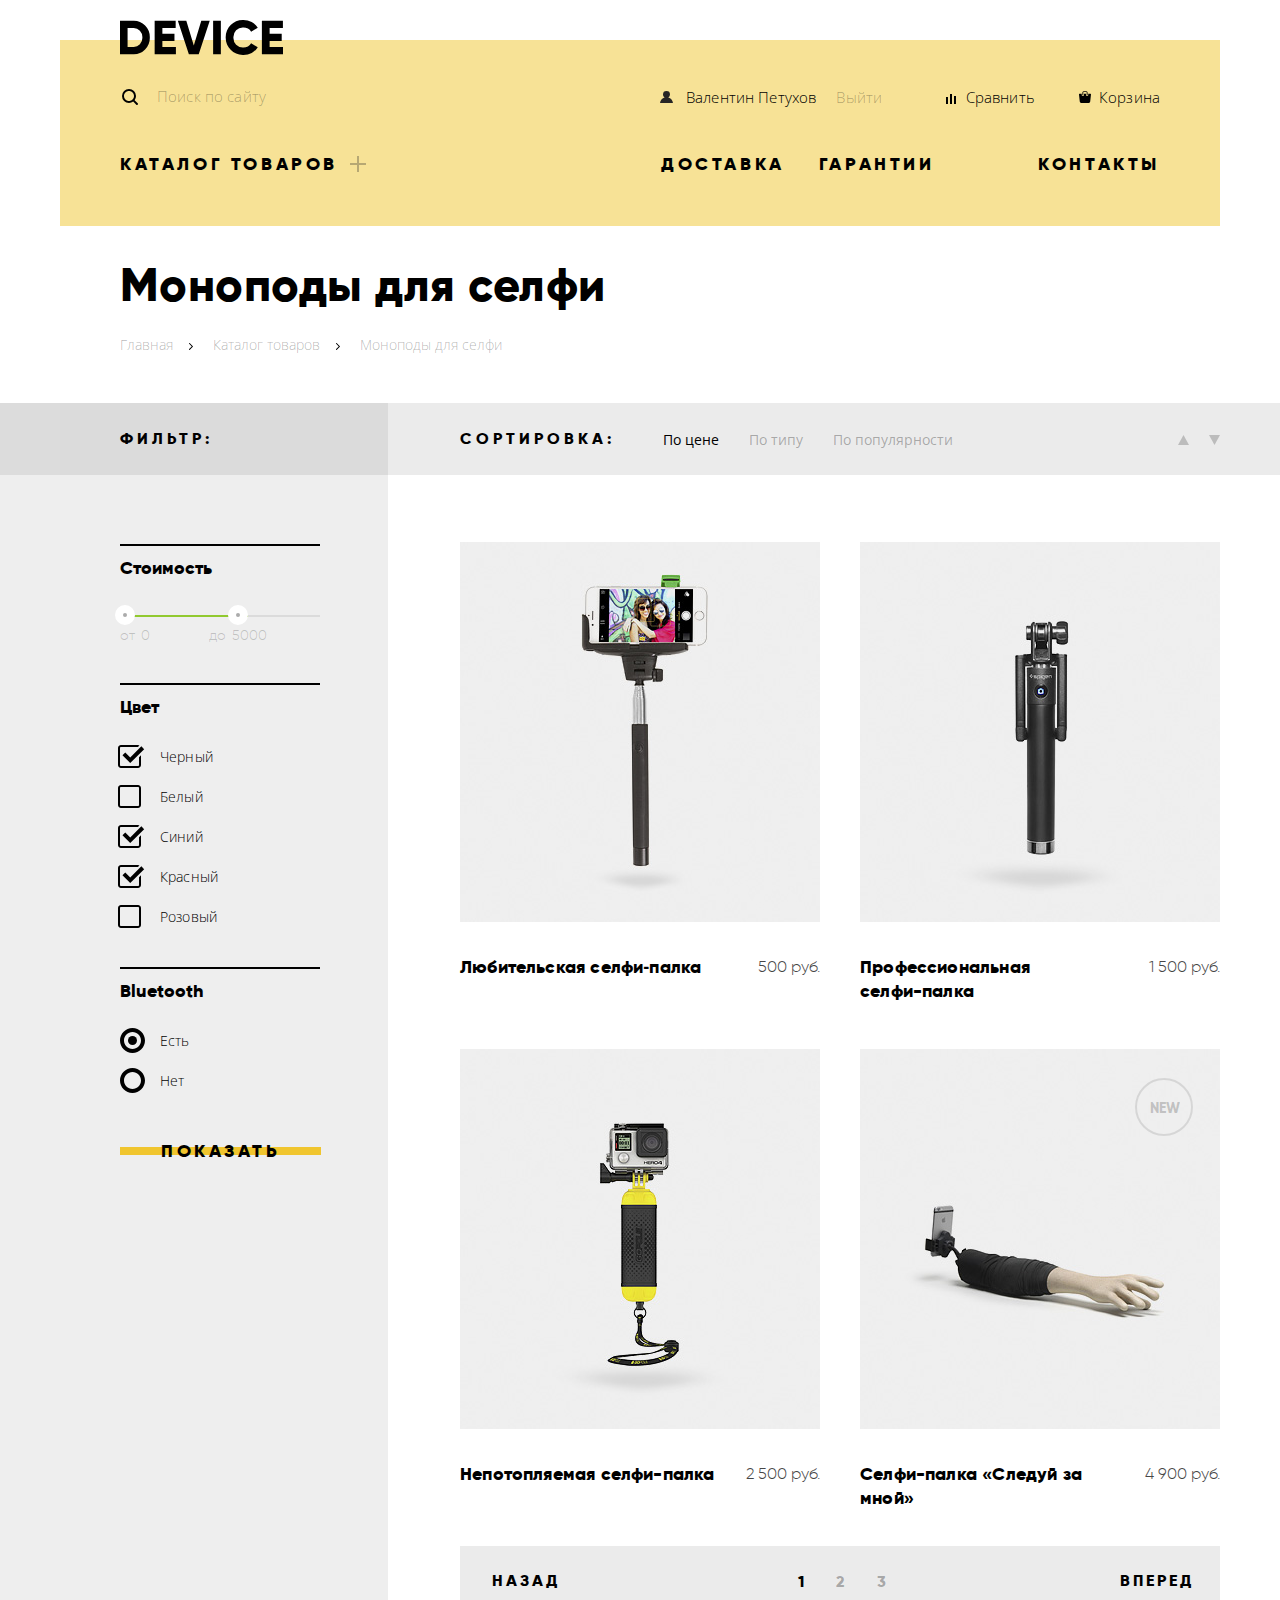
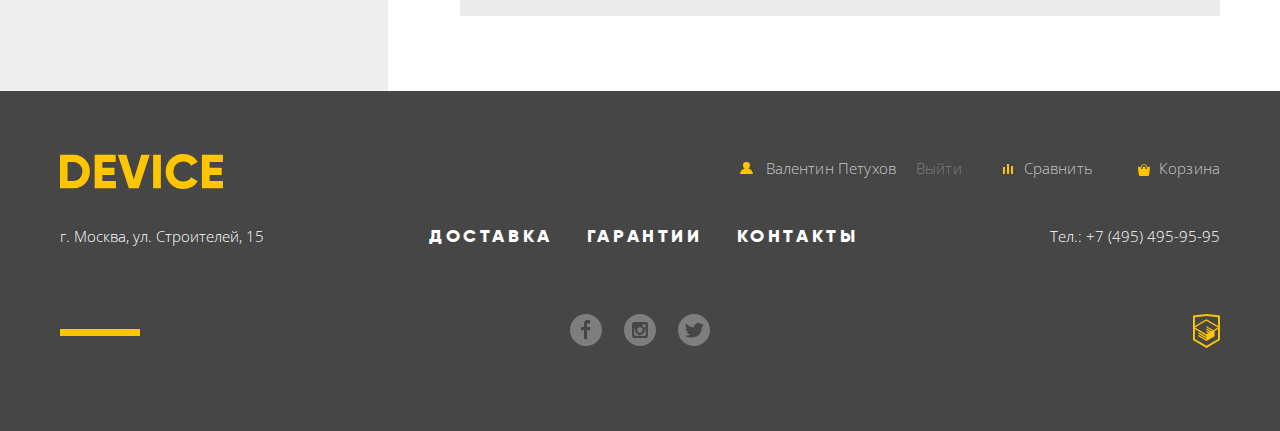
<file: catalog.html>
<!DOCTYPE html>
<html lang="ru">
<head>
  <meta charset="utf-8">
  <meta name="keywords" content="">
  <meta name="description" content="">

  <meta name="format-detection" content="telephone=no">

  <title>Моноподы для селфи - Интернет магазин Device</title>

  <link rel="icon" type="image/x-icon" href="#">
  <link rel="icon" type="image/png" href="#">

  <link href="https://fonts.googleapis.com/css?family=Open+Sans:300,400&display=swap&subset=cyrillic" rel="stylesheet">

  <link rel="stylesheet" href="css/normalize.css">
  <link rel="stylesheet" href="css/style.min.css">
</head>
<body class="inner-page">
  <div class="container">
    <header class="main-header">
      <div class="main-header-top">
        <a class="logo" href="index.html">
          <svg class="logo-img" width="163" height="35" viewBox="0 0 163 35">
            <path d="M-.151.702v33.6h13.532a15.72 15.72 0 0 0 11.72-4.824 16.458 16.458 0 0 0 4.712-11.976 16.458 16.458 0 0 0-4.712-11.976A15.723 15.723 0 0 0 13.381.702H-.151zM7.582 26.91V8.091h5.8a8.646 8.646 0 0 1 6.5 2.568 9.407 9.407 0 0 1 2.489 6.84 9.406 9.406 0 0 1-2.489 6.84 8.642 8.642 0 0 1-6.5 2.568h-5.8zm34.8-5.952h12.082v-7.3H42.378V8.091h13.291V.702H34.645v33.6H55.91V26.91H42.378v-5.952zm36.343 13.344L89.744.702h-8.458l-7.491 24.72L66.304.702h-8.457l11.019 33.6h9.859zm14.4 0h7.733V.702h-7.733v33.6zm38.615-1.416a15.506 15.506 0 0 0 6.041-5.688l-6.67-3.84a7.482 7.482 0 0 1-3.165 3.024 9.87 9.87 0 0 1-4.664 1.1 9.595 9.595 0 0 1-7.177-2.736 9.909 9.909 0 0 1-2.682-7.248 9.909 9.909 0 0 1 2.682-7.248 9.595 9.595 0 0 1 7.177-2.736 9.897 9.897 0 0 1 4.639 1.08 7.592 7.592 0 0 1 3.19 3.048l6.67-3.84a15.873 15.873 0 0 0-6.09-5.688 17.42 17.42 0 0 0-8.409-2.088c-9.779-.272-17.797 7.691-17.591 17.472-.208 9.781 7.809 17.747 17.588 17.476a17.52 17.52 0 0 0 8.458-2.088zm17.881-11.928h12.082v-7.3h-12.085V8.091h13.29V.702h-21.023v33.6h21.265V26.91h-13.532v-5.952z"/>
          </svg>
        </a>
      </div>

      <div class="main-header-middle">
        <form class="search-form" action="https://echo.htmlacademy.ru" method="post">
          <label class="visually-hidden" for="search">Поиск по сайту</label>
          <input class="search-form-input" id="search" type="text" name="search" placeholder="Поиск по сайту">
          <button type="submit">Найти</button>
        </form>
        <ul class="login-navigation">
          <li class="login-navigation-item">
            <a class="login-navigation-link icon icon-in" href="profile.html">Валентин Петухов</a>
          </li>
          <li class="login-navigation-item">
            <a class="login-navigation-link" href="#">Выйти</a>
          </li>
        </ul>
        <ul class="user-navigation">
          <li class="user-navigation-item">
            <a class="user-navigation-link icon icon-compare" href="compare.html">Сравнить</a>
          </li>
          <li class="user-navigation-item">
            <a class="user-navigation-link icon icon-cart" href="cart.html">Корзина</a>
          </li>
        </ul>
      </div>

      <div class="main-header-bottom">
        <nav class="main-navigation">
          <ul class="site-navigation">
            <li class="site-navigation-item">
              <a class="site-navigation-link icon-plus" href="catalog.html">Каталог товаров</a>
              <ul class="sub-menu">
                <li class="sub-menu-item">
                  <a class="sub-menu-link" href="catalog.html#item-1">Виртуальная реальность</a>
                  <a class="sub-menu-link" href="catalog.html#item-2">Моноподы для селфи</a>
                  <a class="sub-menu-link" href="catalog.html#item-3">Экшн-камеры</a>
                </li>
                <li class="sub-menu-item">
                  <a class="sub-menu-link" href="catalog.html#item-4">Фитнес-браслеты</a>
                  <a class="sub-menu-link" href="catalog.html#item-5">Умные часы</a>
                </li>
                <li class="sub-menu-item">
                  <a class="sub-menu-link" href="catalog.html#item-6">Квадрокоптеры</a>
                </li>
              </ul>
            </li>
            <li class="site-navigation-item">
              <a class="site-navigation-link" href="catalog.html#item-7">Доставка</a>
            </li>
            <li class="site-navigation-item">
              <a class="site-navigation-link" href="catalog.html#item-8">Гарантии</a>
            </li>
            <li class="site-navigation-item">
              <a class="site-navigation-link" href="catalog.html#item-9">Контакты</a>
            </li>
          </ul>
        </nav>
      </div>
    </header>
  </div>

  <main class="main-content">
    <div class="container">
      <div class="main-content-wrapp">
        <h1 class="page-title">Моноподы для селфи</h1>

        <ul class="breadcrumbs">
          <li><a href="index.html">Главная</a></li>
          <li><a href="catalog.html">Каталог товаров</a></li>
          <li>Моноподы для селфи</li>
        </ul>
      </div>
    </div>

    <div class="catalog">

      <div class="catalog-head">
        <div class="container">
          <div class="catalog-head-filter">
            <h2 class="catalog-head-title">Фильтр:</h2>
          </div>
          <section class="catalog-head-sort">
            <h2 class="catalog-head-title">Сортировка:</h2>
            <ul class="sort">
              <li class="sort-item active">
                <a class="sort-link" href="#">По цене</a>
              </li>
              <li class="sort-item">
                <a class="sort-link" href="#">По типу</a>
              </li>
              <li class="sort-item">
                <a class="sort-link" href="#">По популярности</a>
              </li>
              <li class="sort-item right-side">
                <a class="sort-link" href="#">
                  <svg class="sort-svg" width="11" height="10" viewBox="0 0 11 10"><path fill="#231F20" d="M5.5 0L0 10h11z"/></svg>
                </a>
              </li>
              <li class="sort-item">
                <a class="sort-link" href="#">
                  <svg class="sort-svg" width="11" height="10" viewBox="0 0 11 10"><path fill="#231F20" d="M5.5 10L0 0h11"/></svg>
                </a>
              </li>
            </ul>
          </section>
        </div>
      </div>

      <div class="catalog-content">
        <div class="container">
          <aside class="filter">
            <h2 class="visually-hidden">Фильтр товаров</h2>
            <form class="filter-form" action="https://echo.htmlacademy.ru" method="get">
              <fieldset class="filter-list">
                <legend class="filter-title">Стоимость</legend>
                <div class="filter-cost">
                  <div class="range">
                    <div class="range-scale">
                      <div class="range-bar"></div>
                    </div>
                    <button class="range-toggle range-toggle-min" type="button">
                      <span class="visually-hidden">Минимальный ползунок</span>
                    </button>
                    <button class="range-toggle range-toggle-max" type="button">
                      <span class="visually-hidden">Максимальный ползунок</span>
                    </button>
                  </div>

                  <div class="price">
                    <label class="price-min">от <input class="price-input" type="text" name="price" value="0"></label>
                    <label class="price-max">до <input class="price-input" type="text" name="price" value="5000"></label>
                  </div>
                </div>
              </fieldset>
              <fieldset class="filter-list">
                <legend class="filter-title">Цвет</legend>
                <p class="filter-item">
                  <input checked class="visually-hidden checkbox" id="black-color" type="checkbox" name="color[]" value="Черный">
                  <label for="black-color">Черный</label>
                </p>
                <p class="filter-item">
                  <input class="visually-hidden checkbox" id="white-color" type="checkbox" name="color[]" value="Белый">
                  <label for="white-color">Белый</label>
                </p>
                <p class="filter-item">
                  <input checked class="visually-hidden checkbox" id="blue-color" type="checkbox" name="color[]" value="Синий">
                  <label for="blue-color">Синий</label>
                </p>
                <p class="filter-item">
                  <input checked class="visually-hidden checkbox" id="red-color" type="checkbox" name="color[]" value="Красный">
                  <label for="red-color">Красный</label>
                </p>
                <p class="filter-item">
                  <input class="visually-hidden checkbox" id="pink-color" type="checkbox" name="color[]" value="Розовый">
                  <label for="pink-color">Розовый</label>
                </p>
              </fieldset>
              <fieldset class="filter-list last">
                <legend class="filter-title">Bluetooth</legend>
                <p class="filter-item">
                  <input class="visually-hidden radio" id="yes-bluetooth" type="radio" name="bluetooth" value="Есть" checked>
                  <label for="yes-bluetooth">Есть</label>
                </p>
                <p class="filter-item">
                  <input class="visually-hidden radio" id="no-bluetooth" type="radio" name="bluetooth" value="Нет">
                  <label for="no-bluetooth">Нет</label>
                </p>
              </fieldset>
              <button class="button" type="submit">Показать</button>
            </form>
          </aside>
          <section class="product">
            <h2 class="visually-hidden">Каталог товаров</h2>
            <div class="product-content">
              <article class="product-item">
                <header class="product-head">
                  <img src="img/item-1.jpg" width="360" height="380" alt="Любительская селфи-палка">
                  <p class="product-add">
                    <a class="button" href="#">В корзину</a>
                    <a class="product-compare" href="#">Добавить к сравнению</a>
                  </p>
                </header>
                <div class="product-info">
                  <h2 class="product-title"><a href="#">Любительская селфи‑палка</a></h2>
                  <b class="product-price">500 руб.</b>
                </div>
              </article>
              <article class="product-item">
                <header class="product-head">
                  <img src="img/item-2.jpg" width="360" height="380" alt="Профессиональная селфи-палка">
                  <p class="product-add">
                    <a class="button" href="#">В корзину</a>
                    <a class="product-compare" href="#">Добавить к сравнению</a>
                  </p>
                </header>
                <div class="product-info">
                  <h2 class="product-title">
                    <a href="#">Профессиональная
                      селфи-палка</a>
                  </h2>
                  <b class="product-price">1 500 руб.</b>
                </div>
              </article>
              <article class="product-item">
                <header class="product-head">
                  <img src="img/item-3.jpg" width="360" height="380" alt="Непотопляемая селфи-палка">
                  <p class="product-add">
                    <a class="button" href="#">В корзину</a>
                    <a class="product-compare" href="#">Добавить к сравнению</a>
                  </p>
                </header>
                <div class="product-info">
                  <h2 class="product-title"><a href="#">Непотопляемая селфи-палка</a></h2>
                  <b class="product-price">2 500 руб.</b>
                </div>
              </article>
              <article class="product-item new">
                <header class="product-head">
                  <img src="img/item-4.jpg" width="360" height="380" alt="Селфи-палка «Следуй за мной»">
                  <p class="product-add">
                    <a class="button" href="#">В корзину</a>
                    <a class="product-compare" href="#">Добавить к сравнению</a>
                  </p>
                </header>
                <div class="product-info">
                  <h2 class="product-title"><a href="#">Селфи-палка «Следуй за мной»</a></h2>
                  <b class="product-price">4 900 руб.</b>
                </div>
              </article>
            </div>
            <ul class="pagination">
              <li class="pagination-item">
                <a class="pagination-link" href="#">Назад</a>
              </li>
              <li class="pagination-item">
                <a class="pagination-link active">1</a>
              </li>
              <li class="pagination-item">
                <a class="pagination-link" href="#">2</a>
              </li>
              <li class="pagination-item">
                <a class="pagination-link" href="#">3</a>
              </li>
              <li class="pagination-item">
                <a class="pagination-link" href="#">Вперед</a>
              </li>
            </ul>
          </section>
        </div>
      </div>
    </div>
  </main>

  <footer class="main-footer">
    <div class="container">
      <div class="main-footer-top">
        <a class="logo" href="index.html">
          <svg class="logo-img" width="163" height="35" viewBox="0 0 163 35">
            <path d="M-.151.702v33.6h13.532a15.72 15.72 0 0 0 11.72-4.824 16.458 16.458 0 0 0 4.712-11.976 16.458 16.458 0 0 0-4.712-11.976A15.723 15.723 0 0 0 13.381.702H-.151zM7.582 26.91V8.091h5.8a8.646 8.646 0 0 1 6.5 2.568 9.407 9.407 0 0 1 2.489 6.84 9.406 9.406 0 0 1-2.489 6.84 8.642 8.642 0 0 1-6.5 2.568h-5.8zm34.8-5.952h12.082v-7.3H42.378V8.091h13.291V.702H34.645v33.6H55.91V26.91H42.378v-5.952zm36.343 13.344L89.744.702h-8.458l-7.491 24.72L66.304.702h-8.457l11.019 33.6h9.859zm14.4 0h7.733V.702h-7.733v33.6zm38.615-1.416a15.506 15.506 0 0 0 6.041-5.688l-6.67-3.84a7.482 7.482 0 0 1-3.165 3.024 9.87 9.87 0 0 1-4.664 1.1 9.595 9.595 0 0 1-7.177-2.736 9.909 9.909 0 0 1-2.682-7.248 9.909 9.909 0 0 1 2.682-7.248 9.595 9.595 0 0 1 7.177-2.736 9.897 9.897 0 0 1 4.639 1.08 7.592 7.592 0 0 1 3.19 3.048l6.67-3.84a15.873 15.873 0 0 0-6.09-5.688 17.42 17.42 0 0 0-8.409-2.088c-9.779-.272-17.797 7.691-17.591 17.472-.208 9.781 7.809 17.747 17.588 17.476a17.52 17.52 0 0 0 8.458-2.088zm17.881-11.928h12.082v-7.3h-12.085V8.091h13.29V.702h-21.023v33.6h21.265V26.91h-13.532v-5.952z"/>
          </svg>
        </a>
        <ul class="login-navigation">
          <li class="login-navigation-item">
            <a class="login-navigation-link icon-in" href="#">
              <svg width="13" height="12" viewBox="0 0 13 12"><path fill="#ffc600" d="M.032 12h12.937c-.163-2.643-2.074-4.837-4.671-5.543a3.47 3.47 0 0 0 1.687-2.972 3.485 3.485 0 0 0-6.97 0c0 1.264.68 2.361 1.688 2.972C2.106 7.163.194 9.357.032 12z"/></svg>Валентин Петухов</a>
          </li>
          <li class="login-navigation-item">
            <a class="login-navigation-link" href="#">Выйти</a>
          </li>
        </ul>
        <ul class="user-navigation">
          <li class="user-navigation-item">
            <a class="user-navigation-link icon-compare" href="compare.html">
              <svg width="10" height="10" viewBox="0 0 10 10"><path fill="#ffc600" d="M8 2h1.984v8H8zM0 3h1.984v7H0zM4 0h2v10H4z"/></svg>Сравнить</a>
          </li>
          <li class="user-navigation-item">
            <a class="user-navigation-link icon-cart" href="cart.html">
              <svg width="12" height="12" viewBox="0 0 12 12"><path fill="#ffc600" d="M11.864 3.017a.429.429 0 0 0-.327-.154H9.225V4.09c0 .563-.484 1.022-1.08 1.022-.594 0-1.078-.458-1.078-1.022V2.863H4.909V4.09c0 .563-.485 1.022-1.08 1.022-.595 0-1.078-.458-1.078-1.022V2.863H.438a.43.43 0 0 0-.327.154.472.472 0 0 0-.108.358l.776 7.134c.015.806.642 1.455 1.411 1.455h7.595c.77 0 1.396-.649 1.411-1.455l.776-7.134a.476.476 0 0 0-.108-.358z"/><path fill="#ffc600" d="M3.829 4.499c.239 0 .433-.184.433-.409V1.84c0-.632.672-1.022 1.295-1.022h1.079c.655 0 1.078.401 1.078 1.022v2.25c0 .225.194.409.431.409.239 0 .433-.184.433-.409V1.84C8.577.773 7.761 0 6.636 0H5.557c-1.19 0-2.159.826-2.159 1.84v2.25c0 .225.194.409.431.409z"/></svg>Корзина</a>
          </li>
        </ul>
      </div>

      <div class="main-footer-middle">
        <p>г. Москва, ул. Строителей, 15</p>
        <ul class="site-navigation">
          <li class="site-navigation-item">
            <a class="site-navigation-link" href="#">Доставка</a>
          </li>
          <li class="site-navigation-item">
            <a class="site-navigation-link" href="#">Гарантии</a>
          </li>
          <li class="site-navigation-item">
            <a class="site-navigation-link" href="#">Контакты</a>
          </li>
        </ul>
        <p>Тел.: +7 (495) 495-95-95</p>
      </div>

      <div class="main-footer-bottom">
        <ul class="social">
          <li class="social-item">
            <a class="social-link" href="#">
              <svg xmlns="http://www.w3.org/2000/svg" width="32" height="32" viewBox="0 0 32 32"><path fill="#FFF" d="M16 0C7.164 0 0 7.163 0 16s7.164 16 16 16c8.837 0 16-7.164 16-16S24.837 0 16 0zm4.062 9.455h-3.021v3.444h3.021v3.445h-3.021v8.61H14.02v-8.61H11v-3.445h3.021V9.455c0-1.902 1.353-3.445 3.021-3.445h3.021v3.445z"/></svg><span class="visually-hidden">Facebook</span></a>
          </li>
          <li class="social-item">
            <a class="social-link" href="#">
              <svg xmlns="http://www.w3.org/2000/svg" width="32" height="32" viewBox="0 0 32 32"><g fill="#FFF"><path d="M20.916 16a4.938 4.938 0 1 1-9.877 0c0-.394.051-.773.138-1.14h-.897v6.838h11.396V14.86h-.897c.086.367.137.746.137 1.14z"/><path d="M15.978 18.659c1.466 0 2.659-1.193 2.659-2.659s-1.193-2.659-2.659-2.659c-1.466 0-2.659 1.193-2.659 2.659s1.192 2.659 2.659 2.659zM18.637 10.302h3.039v3.039h-3.039z"/><path d="M16 0C7.164 0 0 7.164 0 16c0 8.837 7.164 16 16 16 8.837 0 16-7.163 16-16 0-8.836-7.163-16-16-16zm7.955 21.698a2.285 2.285 0 0 1-2.279 2.279H10.279A2.285 2.285 0 0 1 8 21.698V10.302a2.286 2.286 0 0 1 2.279-2.279h11.396a2.286 2.286 0 0 1 2.279 2.279v11.396z"/></g></svg><span class="visually-hidden">Instagram</span></a>
          </li>
          <li class="social-item">
            <a class="social-link" href="#">
              <svg xmlns="http://www.w3.org/2000/svg" width="32" height="32" viewBox="0 0 32 32"><path fill="#FFF" d="M16 0C7.164 0 0 7.164 0 16c0 8.837 7.164 16 16 16 8.837 0 16-7.163 16-16 0-8.836-7.163-16-16-16zm7.944 12.809c-.251 6.516-3.463 10.832-10.992 10.702h-.486c-.447 0-4.543-.443-5.344-1.823 2.479.19 4.247-.406 5.12-1.136-1.048-.289-2.923-.461-3.251-2.848.384.104.618.221 1.299.113-1.307-.824-2.758-1.519-2.679-3.643.311.317 1.164.518 1.46.457-.768-.233-2.149-3.244-.974-4.781 1.984 1.79 4.075 3.482 7.804 3.643.227-2.214 1.24-3.699 3.168-4.325 1.84-.479 3.255.26 3.901 1.138.737-.224 1.453-.466 2.193-.685-.004.833-.569 1.463-.935 1.709.747.165 1.423-.475 1.423-.475-.184.963-1.094 1.725-1.707 1.954z"/></svg><span class="visually-hidden">Twitter</span></a>
          </li>
        </ul>
        <p class="copyright">
          <a href="https://htmlacademy.ru/intensive/htmlcss" target="_blank">
            <svg xmlns="http://www.w3.org/2000/svg" width="26.943" height="34.09" viewBox="0 0 26.943 34.09"><path fill="#FFC600" d="M13.62.017L13.472 0 0 1.412v24.661l13.473 8.017 13.43-7.99.042-.025V1.412L13.62.017zm11.399 12.11L13.495 5.334l-.001-.104-.087.05-.088-.056v.109L1.925 12.118V3.147l11.548-1.212L25.02 3.147v8.98zm-11.614-5.34L24.923 13.5l-4.479 2.64-7.093-4.221-.014 1.415 5.904 3.513-.86.507-5.03-2.992-.014 1.415 3.827 2.275-.782.523-3.031-1.787-.014 1.413 1.853 1.091-1.8 1.081-11.356-6.751 11.371-6.835zm-11.48 8.34l11.411 6.791.016 1.044-7.942-4.728-.015 1.416 7.979 4.795.018 1.076-7.973-4.74-.013 1.414 8.021 4.822.046.025 8.143-4.872-.011-5.177 3.415-2.036v10.021L13.472 31.85 1.925 24.979v-9.852z"/></svg><span class="visually-hidden">HTML Academy</span></a>
        </p>
      </div>
    </div>
  </footer>

</body>
</html>
</file>
<file: css/style.min.css>
@font-face{font-family:Gilroy;font-style:normal;font-weight:800;src:local("Gilroy ExtraBold"),local("Gilroy-ExtraBold"),url(../font/gilroy/gilroyextrabold.woff2) format("woff2"),url(../font/gilroy/gilroyextrabold.woff) format("woff")}@font-face{font-family:Gilroy;font-style:normal;font-weight:300;src:local("Gilroy Light"),local("Gilroy-Light"),url(../font/gilroy/gilroylight.woff2) format("woff2"),url(../font/gilroy/gilroylight.woff) format("woff")}*,::after,::before{-webkit-box-sizing:inherit;box-sizing:inherit}body,html{height:100%;margin:0}html{-webkit-box-sizing:border-box;box-sizing:border-box}body{position:relative;display:-webkit-box;display:-ms-flexbox;display:flex;-webkit-box-orient:vertical;-webkit-box-direction:normal;-ms-flex-direction:column;flex-direction:column;min-width:1200px;font-family:"Open Sans",Arial,sans-serif;font-size:15px;line-height:30px;font-weight:300;color:#000;background-color:#fff}a{text-decoration:none}img{max-width:100%;height:auto}.visually-hidden{position:absolute;width:1px;height:1px;margin:-1px;border:0;padding:0;clip:rect(0 0 0 0);overflow:hidden}.container{width:1160px;margin:0 auto;padding-left:20px;padding-right:20px;-webkit-box-sizing:content-box;box-sizing:content-box}.page-title{margin:0;margin-bottom:31px;font-family:Gilroy,Arial,sans-serif;font-size:47px;line-height:48px;font-weight:800;letter-spacing:.47px;color:#000;text-transform:none}.button{position:relative;z-index:1;display:inline-block;padding:8px 41px;font-family:Gilroy,Arial,sans-serif;font-size:18px;line-height:24px;font-weight:800;letter-spacing:3.5px;color:#000;text-transform:uppercase;vertical-align:top;background-color:transparent;border:none;cursor:pointer}.button::before{position:absolute;top:16px;left:0;right:0;z-index:-1;height:8px;background-color:#f0c52e;content:"";-webkit-transition:all .4s;-o-transition:all .4s;transition:all .4s}.button:active::before,.button:focus::before,.button:hover::before{top:0;height:100%}.button:active{color:rgba(0,0,0,.3)}.main-header{position:relative;min-height:300px;margin-top:40px;background-color:#f7e296}.inner-page .main-header{min-height:186px;margin-bottom:35px}.main-header-bottom,.main-header-middle,.main-header-top{padding-left:60px;padding-right:60px}.main-header-top{display:-webkit-box;display:-ms-flexbox;display:flex;margin-bottom:8px}.main-header-top .logo{margin-top:-20px}.logo{width:170px}.logo[href]:focus,.logo[href]:hover{opacity:.6}.logo[href]:active{opacity:.3}.main-header-middle{display:-webkit-box;display:-ms-flexbox;display:flex;-webkit-box-align:center;-ms-flex-align:center;align-items:center;margin-bottom:31px}.search-form{position:relative;display:-webkit-box;display:-ms-flexbox;display:flex;width:440px;height:49px;margin-right:95px}.search-form::before{position:absolute;top:17px;left:2px;width:16px;height:16px;background-image:url(../img/svg/search.svg);background-repeat:no-repeat;content:""}.search-form-input{width:440px;padding:0 20px 0 37px;font-family:"Open Sans",Arial,sans-serif;font-size:15px;line-height:30px;font-weight:300;letter-spacing:.15px;color:rgba(0,0,0,.3);background-color:transparent;border:none;border-bottom:2px solid transparent;outline:0}.search-form-input::-webkit-input-placeholder{color:rgba(0,0,0,.3)}.search-form-input:-ms-input-placeholder{color:rgba(0,0,0,.3)}.search-form-input::-ms-input-placeholder{color:rgba(0,0,0,.3)}.search-form-input::placeholder{color:rgba(0,0,0,.3)}.search-form-input:hover,.search-form-input:hover::-webkit-input-placeholder{color:rgba(0,0,0,.6)}.search-form-input:hover,.search-form-input:hover:-ms-input-placeholder{color:rgba(0,0,0,.6)}.search-form-input:hover,.search-form-input:hover::-ms-input-placeholder{color:rgba(0,0,0,.6)}.search-form-input:hover,.search-form-input:hover::placeholder{color:rgba(0,0,0,.6)}.search-form-input:focus,.search-form-input:focus::-webkit-input-placeholder{color:rgba(0,0,0,1)}.search-form-input:focus,.search-form-input:focus:-ms-input-placeholder{color:rgba(0,0,0,1)}.search-form-input:focus,.search-form-input:focus::-ms-input-placeholder{color:rgba(0,0,0,1)}.search-form-input:focus,.search-form-input:focus::placeholder{color:rgba(0,0,0,1)}.search-form-input:focus{border-bottom-color:#000}.search-form button{width:102px;background-color:transparent;border:2px solid #000;outline:0;opacity:0;cursor:pointer}.search-form button:active,.search-form button:focus,.search-form button:hover{color:#fff;background-color:#000;opacity:1}.search-form button:active{color:rgba(255,255,255,.3)}.search-form-input:focus+button{opacity:1}.login-navigation,.user-navigation{display:-webkit-box;display:-ms-flexbox;display:flex;-ms-flex-wrap:wrap;flex-wrap:wrap;margin:0;padding:0;color:#000;list-style:none}.login-navigation-link,.user-navigation-link{position:relative;font-family:"Open Sans",Arial,sans-serif;font-size:15px;line-height:30px;font-weight:300;letter-spacing:.15px;color:#000;text-decoration:none}.login-navigation-link.icon,.user-navigation-link.icon{padding-left:26px}.login-navigation-link svg,.user-navigation-link svg{position:absolute;top:0;left:0}.login-navigation-link svg{top:4px}.user-navigation-link svg{top:6px;left:5px}.main-header-middle .login-navigation-link::before,.main-header-middle .user-navigation-link::before{position:absolute;top:4px;left:5px;width:13px;height:12px;background-repeat:no-repeat;content:""}.login-navigation-link:focus,.login-navigation-link:hover,.user-navigation-link:focus,.user-navigation-link:hover{opacity:.6}.login-navigation-link:active,.user-navigation-link:active{opacity:.3}.login-navigation{max-width:230px}.login-navigation-item{margin-right:20px}.login-navigation-item:last-child{margin-right:0}.login-navigation-link{color:rgba(0,0,0,.3)}.main-header-middle .login-navigation-link.icon-in{padding-left:31px;color:#000}.main-header-middle .login-navigation-link.icon-in::before{background-image:url(../img/svg/user.svg)}.main-header-middle .user-navigation{max-width:230px;margin-left:auto}.user-navigation-item{margin-right:40px}.user-navigation-item:last-child{margin-right:0}.main-header-middle .user-navigation-link{padding-left:24px}.main-header-middle .user-navigation-link.icon-compare::before{top:7px;left:4px;background-image:url(../img/svg/compare.svg)}.main-header-middle .user-navigation-link.icon-cart::before{left:4px;background-image:url(../img/svg/cart.svg)}.main-header-bottom{-webkit-box-sizing:border-box;box-sizing:border-box}.site-navigation{display:-webkit-box;display:-ms-flexbox;display:flex;-ms-flex-wrap:wrap;flex-wrap:wrap;margin:0;padding:0;font-family:Gilroy,Arial,sans-serif;font-size:18px;line-height:24px;font-weight:800;text-transform:uppercase;list-style:none}.site-navigation-item{margin-right:34px}.site-navigation-item:last-child{margin-right:0}.main-header-bottom .site-navigation-item:first-child{width:255px;margin-right:286px}.main-header-bottom .site-navigation-item:last-child{margin-left:auto}.site-navigation-link{color:#000;letter-spacing:3.6px;text-decoration:none}.site-navigation-link:focus,.site-navigation-link:hover{color:rgba(0,0,0,.6)}.site-navigation-link:active{color:rgba(0,0,0,.3)}.site-navigation-link.icon-plus{position:relative;padding-right:32px}.site-navigation-link.icon-plus::after{position:absolute;top:3px;right:4px;width:16px;height:16px;background-image:url(../img/svg/plus.svg);background-repeat:no-repeat;opacity:.3;content:""}.site-navigation-item .sub-menu{position:absolute;left:0;z-index:3;display:none;width:100%;margin:0;padding:21px 60px 36px;background-color:#f7e296;list-style:none;-webkit-transition:all .4s;-o-transition:all .4s;transition:all .4s}.site-navigation-item:hover .sub-menu,.site-navigation-link.icon-plus:focus+.sub-menu{display:-webkit-box;display:-ms-flexbox;display:flex;-webkit-transition:all .4s;-o-transition:all .4s;transition:all .4s}.site-navigation-item .sub-menu-item{display:-webkit-box;display:-ms-flexbox;display:flex;-webkit-box-orient:vertical;-webkit-box-direction:normal;-ms-flex-direction:column;flex-direction:column;margin-right:63px}.site-navigation-item .sub-menu-item:nth-child(2){margin-right:77px}.site-navigation-item .sub-menu-item:last-child{margin-right:0}.site-navigation-item .sub-menu-link{font-family:"Open Sans",Arial,sans-serif;font-size:15px;line-height:36px;font-weight:300;color:#000;text-decoration:none;text-transform:none}.site-navigation-item .sub-menu-link:focus,.site-navigation-item .sub-menu-link:hover{color:rgba(0,0,0,.6)}.site-navigation-item .sub-menu-link:active{color:rgba(0,0,0,.3)}.main-content{position:relative;z-index:2;-webkit-box-flex:1;-ms-flex-positive:1;flex-grow:1;margin-top:-110px}.main-content-wrapp{margin-bottom:46px;padding-left:60px}.main-content-wrapp .page-title{margin-bottom:24px}.inner-page .main-content{margin-top:0}.slider{position:relative;min-height:486px;margin-bottom:102px}.slider-list{margin:0;padding:0;list-style:none}.slider-item{display:none}.slider-item.active{display:-webkit-box;display:-ms-flexbox;display:flex}.slider-img{display:-webkit-box;display:-ms-flexbox;display:flex;-webkit-box-pack:center;-ms-flex-pack:center;justify-content:center;-webkit-box-align:center;-ms-flex-align:center;align-items:center;width:560px;min-height:460px;margin-right:40px;text-align:center}.slider-img img{max-width:526px;height:auto}.slider-content{position:relative;padding-top:80px}.slider-content::after,.slider-content::before{position:absolute;z-index:-1;font-family:Gilroy,Arial,sans-serif;font-size:179px;line-height:1;font-weight:800;color:#fff}.slider-content::before{top:-16px;right:-25px}.slider-item:nth-child(1) .slider-content::before{content:"01"}.slider-item:nth-child(2) .slider-content::before{content:"02"}.slider-item:nth-child(3) .slider-content::before{content:"03"}.slider-content::after{top:35px;left:0;width:100px;height:7px;background-color:#fff;content:""}.slider-title{margin:0;margin-bottom:16px;font-family:Gilroy,Arial,sans-serif;font-size:47px;line-height:56px;font-weight:800;letter-spacing:.47px;color:#000;text-transform:none}.slider-text{width:485px;margin:0;margin-bottom:44px}.slider-button{margin-bottom:48px}.slider-features{color:#000;border-collapse:collapse}.slider-features th{padding-top:7px;font-family:"Open Sans",Arial,sans-serif;font-size:13px;line-height:20px;font-weight:300}.slider-features td{width:156px;font-family:Gilroy,Arial,sans-serif;font-size:36px;line-height:48px;font-weight:300}.slider-features td:nth-child(2){width:138px}.control{position:absolute;right:102px;bottom:150px;display:-webkit-box;display:-ms-flexbox;display:flex;margin:0;padding:0;list-style:none}.control-item{margin-right:20px}.control-item:last-child{margin-right:0}.control-button{position:relative;display:block;width:11px;height:11px;padding:0;background-color:transparent;border:1px solid #000;border-radius:50%;cursor:pointer}.control-item.active .control-button::before{position:absolute;left:3px;top:3px;width:3px;height:3px;border:1px solid #000;border-radius:50%;content:""}#product-1:checked~.slider-list #slide-1,#product-2:checked~.slider-list #slide-2,#product-3:checked~.slider-list #slide-3{display:-webkit-box;display:-ms-flexbox;display:flex}#product-1:checked~.control #control-1 .control-button::before,#product-2:checked~.control #control-2 .control-button::before,#product-3:checked~.control #control-3 .control-button::before{position:absolute;left:3px;top:3px;width:3px;height:3px;border:1px solid #000;border-radius:50%;content:""}.category{margin-bottom:82px}.category-list{display:-webkit-box;display:-ms-flexbox;display:flex;-ms-flex-wrap:wrap;flex-wrap:wrap;margin:0;margin-bottom:-37px;padding:0;list-style:none}.category-item{width:160px;height:160px;margin-right:40px;margin-bottom:118px}.category-item:nth-child(6n){margin-right:0}.category-link{font-family:Gilroy,Arial,sans-serif;font-size:18px;line-height:24px;font-weight:800;color:#000}.category-img{display:-webkit-box;display:-ms-flexbox;display:flex;-webkit-box-pack:center;-ms-flex-pack:center;justify-content:center;-webkit-box-align:center;-ms-flex-align:center;align-items:center;width:160px;height:160px;margin-bottom:33px;background-color:#f7e296}.category-link.monopod .category-img{-webkit-box-align:end;-ms-flex-align:end;align-items:flex-end}.category-link:active .category-img,.category-link:focus .category-img,.category-link:hover .category-img{background-color:#f0c52e}.category-link:active svg{opacity:.3}.category-title{margin:0;font:inherit}.category-link.monopod .category-title{padding-right:35px}.service{margin-bottom:95px;padding-bottom:68px;background:-webkit-linear-gradient(top,#fff 100px,#e5e5e5 100px);background:-o-linear-gradient(top,#fff 100px,#e5e5e5 100px);background:linear-gradient(to bottom,#fff 100px,#e5e5e5 100px)}.service .container{display:-webkit-box;display:-ms-flexbox;display:flex}.service-menu{position:relative;z-index:0;width:277px;min-height:320px;margin:0;margin-right:118px;padding:0;border-right:7px solid #000;list-style:none}.service-menu-item{margin-bottom:25px}.service-menu-item:first-child{margin-top:80px}.service-menu-item:last-child{margin-bottom:0}.service-menu-link{position:relative;display:inline-block;min-width:164px;padding-top:7px;padding-bottom:8px;font-family:Gilroy,Arial,sans-serif;font-size:18px;line-height:24px;font-weight:800;color:#000;text-align:center;text-transform:uppercase;letter-spacing:4px;vertical-align:top;cursor:pointer}.service-menu-link::before{position:absolute;top:15px;left:0;right:0;z-index:-1;height:7px;background-color:#f0c52e;content:"";-webkit-transition:all .4s;-o-transition:all .4s;transition:all .4s}.service-menu-link:focus::before,.service-menu-link:hover::before{top:0;height:100%}.service-menu-item.active .service-menu-link,.service-menu-link:active{-webkit-box-sizing:border-box;box-sizing:border-box;width:100%;padding:8px 29px 8px 22px;color:#f0c52e;text-align:left;background-color:#000}.service-content{width:760px;margin:0;margin-top:73px;padding:0;list-style:none}.service-content-item{position:relative;display:none;padding-right:300px}.service-content-item.active{display:block}.service-content-item::after{position:absolute;top:0;right:65px;background-repeat:no-repeat;content:""}.service-content-item.delivery::after{top:12px;width:136px;height:164px;background-image:url(../img/svg/delivery.svg)}.service-content-item.warranty::after{right:46px;top:-13px;width:171px;height:195px;background-image:url(../img/svg/warranty.svg)}.service-content-item.credit::after{top:-13px;right:71px;width:156px;height:188px;background-image:url(../img/svg/credit.svg)}.service-content-item p{width:425px;font-family:"Open Sans",Arial,sans-serif;font-size:15px;line-height:30px;font-weight:300;color:#000;text-transform:none}#service-1:checked~.service-menu #service-item-1,#service-2:checked~.service-menu #service-item-2,#service-3:checked~.service-menu #service-item-3{-webkit-box-sizing:border-box;box-sizing:border-box;width:100%;padding:8px 29px 8px 20px;color:#f0c52e;text-align:left;background-color:#000}#service-1:checked~.service-content #service-content-1,#service-2:checked~.service-content #service-content-2,#service-3:checked~.service-content #service-content-3{display:block}.brands{margin-bottom:85px}.brands-list{display:-webkit-box;display:-ms-flexbox;display:flex;-ms-flex-wrap:wrap;flex-wrap:wrap;-webkit-box-pack:justify;-ms-flex-pack:justify;justify-content:space-between;margin:0;padding:0;list-style:none}.brands-item{width:260px}.brands-link{opacity:.2}.brands-link img{width:260px;height:100px}.brands-image-hover{display:none}.brands-link:focus .brands-image-hover,.brands-link:hover .brands-image-hover{display:block}.brands-link:focus .brands-image,.brands-link:hover .brands-image{display:none}.about{display:-webkit-box;display:-ms-flexbox;display:flex;margin-bottom:82px}.about .page-title{margin-bottom:44px;padding-top:50px}.about-info{position:relative;width:478px}.about-info p{margin:0;margin-bottom:28px}.about-info ul{margin:68px 0;margin-bottom:53px;padding:0;list-style:none}.about-info li{position:relative;padding-left:35px;font-family:Gilroy,Arial,sans-serif;font-size:16px;line-height:40px;font-weight:800;color:#000}.about-info li::before{position:absolute;top:15px;left:0;width:4px;height:4px;border:2px solid #e5e5e5;border-radius:50%;content:""}.about-info .button{padding-left:23px;padding-right:19px}.about-contact{position:relative;width:560px;margin-left:auto}.about-contact p{margin:0;margin-bottom:39px}.about-map{display:block;min-height:222px;margin-bottom:68px;line-height:0;background-color:#efefef}.about-map img{width:560px;height:222px}.about-contact::after,.about-info::after{position:absolute;top:0;left:0;width:80px;height:7px;background-color:#000;content:""}.main-footer{padding:63px 0;color:#fff;background-color:#464646}.main-footer p{margin:0;color:#fff}.main-footer-top{display:-webkit-box;display:-ms-flexbox;display:flex;margin-bottom:23px}.main-footer-top .logo-img{fill:#ffc600}.main-footer-top .login-navigation,.main-footer-top .user-navigation{margin-top:-4px;color:#fff}.main-footer-top .login-navigation{margin-left:auto;margin-right:36px}.main-footer-top .login-navigation-link{color:rgba(255,255,255,.3)}.main-footer-top .login-navigation-link,.main-footer-top .user-navigation-link{line-height:36px}.main-footer-top .login-navigation-link.icon-in,.main-footer-top .user-navigation-link{padding-left:26px;color:rgba(255,255,255,.7)}.main-footer-middle{display:-webkit-box;display:-ms-flexbox;display:flex;-webkit-box-align:center;-ms-flex-align:center;align-items:center;margin-bottom:63px}.main-footer-middle p{max-width:205px}.main-footer-middle p:first-child{margin-right:165px}.main-footer-middle p:last-child{margin-left:auto}.main-footer-middle .phone{color:#fff}.main-footer-middle .site-navigation{width:440px}.main-footer-middle .site-navigation-item{margin-right:34px}.main-footer-middle .site-navigation-item:nth-child(3n){margin-right:0}.main-footer-middle .site-navigation-link{color:#fff}.main-footer-middle .site-navigation-link:focus,.main-footer-middle .site-navigation-link:hover{color:rgba(255,255,255,.6)}.main-footer-middle .site-navigation-link:active{color:rgba(255,255,255,.3)}.main-footer-bottom{position:relative;display:-webkit-box;display:-ms-flexbox;display:flex;-webkit-box-pack:justify;-ms-flex-pack:justify;justify-content:space-between}.main-footer-bottom::after{position:absolute;top:15px;left:0;width:80px;height:7px;background-color:#ffc600;content:""}.social{display:-webkit-box;display:-ms-flexbox;display:flex;-ms-flex-wrap:wrap;flex-wrap:wrap;width:160px;margin:0;margin-left:510px;padding:0;list-style:none}.social-item{margin-right:22px;margin-bottom:22px}.social-item:nth-child(3n){margin-right:0}.social-link{display:block;width:32px;height:32px;border-radius:50%;opacity:.3}.social-link:focus,.social-link:hover{opacity:.6}.social-link:active{opacity:.1}.main-footer-bottom .copyright{width:27px;height:35px;margin-left:auto}.copyright a{display:block;width:27px;height:34px}.copyright a:focus,.copyright a:hover{opacity:.6}.copyright a:active{opacity:.3}.breadcrumbs{display:-webkit-box;display:-ms-flexbox;display:flex;-ms-flex-wrap:wrap;flex-wrap:wrap;margin:0;padding:0;list-style:none}.breadcrumbs li{position:relative;margin-right:20px;padding-right:20px;font-size:14px;line-height:24px;color:rgba(0,0,0,.3)}.breadcrumbs li::before{position:absolute;top:10px;right:0;width:4px;height:7px;background-image:url(../img/svg/nav-arrow.svg);background-repeat:no-repeat;content:""}.breadcrumbs li:last-child::before{display:none}.breadcrumbs a{color:rgba(0,0,0,.3)}.breadcrumbs a:focus,.breadcrumbs a:hover{color:rgba(0,0,0,.6)}.breadcrumbs a:active{color:rgba(0,0,0,.1)}.catalog-head{line-height:24px;background-image:-webkit-gradient(linear,left top,right top,color-stop(50%,#dcdcdc),color-stop(50%,#ebebeb));background-image:-webkit-linear-gradient(left,#dcdcdc 50%,#ebebeb 50%);background-image:-o-linear-gradient(left,#dcdcdc 50%,#ebebeb 50%);background-image:linear-gradient(to right,#dcdcdc 50%,#ebebeb 50%)}.catalog-head .container{display:-webkit-box;display:-ms-flexbox;display:flex}.catalog-head-title{margin:0;font-family:Gilroy,Arial,sans-serif;font-size:16px;line-height:24px;font-weight:800;letter-spacing:4px;text-transform:uppercase;color:#000}.catalog-head-filter{-webkit-box-sizing:border-box;box-sizing:border-box;width:328px;padding:24px 0;padding-left:60px;padding-right:68px;background-color:#dbdbdb}.catalog-head-sort{-webkit-box-sizing:border-box;box-sizing:border-box;display:-webkit-box;display:-ms-flexbox;display:flex;width:832px;padding:24px 0;padding-left:72px;background-color:#ebebeb}.catalog-head-sort .catalog-head-title{margin-right:48px}.sort{display:-webkit-box;display:-ms-flexbox;display:flex;-webkit-box-align:center;-ms-flex-align:center;align-items:center;width:100%;margin:0;padding:0;list-style:none}.sort-item{margin-right:30px}.sort-item:last-child,.sort-item:nth-child(3){margin-right:0}.sort-item.right-side{margin-left:auto;margin-right:20px}.sort-link{font-size:14px;line-height:18px;font-weight:400;color:rgba(0,0,0,.3)}.sort-link:focus,.sort-link:hover{color:rgba(0,0,0,.6)}.sort-item.active .sort-link,.sort-link:active{color:#000}.sort-svg path{fill:rgba(0,0,0,.2)}.sort-link:focus .sort-svg path,.sort-link:hover .sort-svg path{fill:rgba(0,0,0,.4)}.sort-link:active .sort-svg path{fill:#000}.catalog-content{background-image:-webkit-gradient(linear,left top,right top,color-stop(50%,#eee),color-stop(50%,#fff));background-image:-webkit-linear-gradient(left,#eee 50%,#fff 50%);background-image:-o-linear-gradient(left,#eee 50%,#fff 50%);background-image:linear-gradient(to right,#eee 50%,#fff 50%)}.catalog-content .container{display:-webkit-box;display:-ms-flexbox;display:flex}.filter{-webkit-box-sizing:border-box;box-sizing:border-box;width:328px;padding-top:69px;padding-bottom:69px;padding-left:60px;padding-right:68px;background-color:#eee}.filter-list{margin:0;margin-top:12px;margin-bottom:42px;padding:0;border:none}.filter-list:first-child{margin-bottom:47px}.filter-list.last{margin-bottom:30px}.filter-list:first-child .filter-title{margin-bottom:35px}.filter-title{position:relative;display:block;width:100%;margin-bottom:18px;font-family:Gilroy,Arial,sans-serif;font-size:18px;line-height:24px;font-weight:800;color:#000}.filter-title::before{position:absolute;left:0;top:-12px;width:100%;height:2px;background-color:#000;content:""}.filter-item{margin:0;margin-bottom:0}.checkbox+label,.radio+label{position:relative;padding-left:40px;font-size:14px;line-height:40px;letter-spacing:.14px;cursor:pointer}.checkbox+label::before{position:absolute;left:-2px;top:-2px;width:27px;height:23px;background-image:url(../img/svg/checkbox-off.svg);background-repeat:no-repeat;content:""}.checkbox:checked+label::before{background-image:url(../img/svg/checkbox-on.svg)}.radio+label::before{position:absolute;left:0;top:-3px;width:25px;height:25px;background-image:url(../img/svg/radio-off.svg);background-repeat:no-repeat;content:""}.radio:checked+label::before{background-image:url(../img/svg/radio-on.svg)}.checkbox+label:hover::before,.checkbox:focus+label::before,.radio+label:hover::before,.radio:focus+label::before{opacity:.6}.checkbox+label:active::before,.radio+label:active::before{opacity:1}.checkbox:disabled+label,.radio:disabled+label{color:#a6a6a6}.checkbox:disabled+label::before,.radio:disabled+label::before{opacity:.2}.filter-cost .range{position:relative;margin-bottom:5px}.filter-cost .range-scale{width:200px;height:2px;background-color:#dbdbdb}.filter-cost .range-bar{width:128px;height:2px;background-color:#91c92f}.filter-cost .range-toggle{position:absolute;top:-10px;width:20px;height:20px;padding:0;font-size:0;line-height:0;background-color:#ababab;border:8px solid #fff;border-radius:50%;cursor:pointer}.filter-cost .range-toggle:active{top:-10px;width:21px;height:21px;outline:0}.filter-cost .range-toggle-min{left:-5px}.filter-cost .range-toggle-max{left:54%}.filter-cost .price{display:-webkit-box;display:-ms-flexbox;display:flex;font-family:Gilroy,Arial,sans-serif;font-size:14px;line-height:24px;font-weight:300}.filter-cost .price-input,.filter-cost .price-max,.filter-cost .price-min{color:rgba(0,0,0,.2)}.filter-cost .price-min{width:89px}.filter-cost .price-max{width:111px}.filter-cost .price-input{width:60px;font:inherit;background-color:transparent;border:none}.product{-webkit-box-sizing:border-box;box-sizing:border-box;width:832px;padding-top:67px;padding-bottom:75px;padding-left:72px;background-color:#fff}.product-content{display:-webkit-box;display:-ms-flexbox;display:flex;-ms-flex-wrap:wrap;flex-wrap:wrap;margin-bottom:36px}.product-item{position:relative;width:360px;margin-right:40px;margin-bottom:46px}.product-item.new:before{position:absolute;top:29px;right:27px;z-index:2;width:58px;height:58px;padding:17px 13px;font-family:Gilroy,Arial,sans-serif;font-size:14px;line-height:24px;font-weight:800;color:rgba(0,0,0,.2);text-transform:uppercase;border:2px solid rgba(0,0,0,.1);border-radius:50%;content:"new"}.product-item:nth-child(2n){margin-right:0}.product-item:nth-last-child(-n+2){margin-bottom:0}.product-head{position:relative;min-height:380px;margin-bottom:33px;line-height:0;background-color:#efefef}.product-head img{width:360px;height:380px}.product-head:hover img{opacity:.7}.product-add{position:absolute;top:173px;left:80px;display:none;width:200px;margin:0;text-align:center}.product-head:hover .product-add{display:block}.product-add .button{margin-bottom:6px;padding-left:35px;padding-right:35px}.product-compare{font-size:13px;line-height:36px;color:rgba(0,0,0,.5)}.product-compare:focus,.product-compare:hover{color:#000}.product-compare:active{color:rgba(0,0,0,.2)}.product-info{display:-webkit-box;display:-ms-flexbox;display:flex;-webkit-box-pack:justify;-ms-flex-pack:justify;justify-content:space-between;margin:0;font-family:Gilroy,Arial,sans-serif}.product-title{width:265px;margin:0;font-size:18px;line-height:24px;font-weight:800;letter-spacing:.18px}.product-title a{white-space:pre-line;color:#000}.product-price{font-size:16px;line-height:24px;font-weight:300;color:#464646;text-align:right}.pagination{display:-webkit-box;display:-ms-flexbox;display:flex;-webkit-box-align:center;-ms-flex-align:center;align-items:center;margin:0;padding:0;background-color:#ebebeb;list-style:none}.pagination-item{margin-right:32px}.pagination-item:nth-child(4){margin-right:0}.pagination-item:first-child{margin-right:212px}.pagination-item:last-child{margin-left:auto;margin-right:0}.pagination-link{font-family:Gilroy,Arial,sans-serif;font-size:16px;line-height:24px;font-weight:800;color:rgba(0,0,0,.3)}.pagination-link:focus,.pagination-link:hover{color:rgba(0,0,0,.6)}.pagination-link.active,.pagination-link:active{color:#000}.pagination-item:first-child .pagination-link,.pagination-item:last-child .pagination-link{display:block;padding:23px 26px;letter-spacing:3px;text-transform:uppercase;color:#000}.pagination-item:first-child .pagination-link{padding-left:32px}.pagination-item:first-child .pagination-link:focus,.pagination-item:first-child .pagination-link:hover,.pagination-item:last-child .pagination-link:focus,.pagination-item:last-child .pagination-link:hover{background-color:#d9d9d9}.pagination-item:first-child .pagination-link:active,.pagination-item:last-child .pagination-link:active{color:rgba(0,0,0,.3)}.modal{position:fixed;top:50%;left:50%;z-index:3;display:none;width:960px;margin:0 auto;color:#000;background-color:#fff;-webkit-box-shadow:0 10px 20px rgba(4,6,6,.2);box-shadow:0 10px 20px rgba(4,6,6,.2);-webkit-transform:translate(-50%,-50%);-ms-transform:translate(-50%,-50%);transform:translate(-50%,-50%)}.modal-close{position:absolute;top:18px;right:24px;z-index:2;width:55px;height:55px;background-color:rgba(240,197,46,.5);border:none;border-radius:50%;cursor:pointer;outline:0}.modal-close:focus,.modal-close:hover{background-color:rgba(240,197,46,1)}.modal-close:active{background-color:rgba(240,197,46,.3)}.modal-close::after,.modal-close::before{position:absolute;left:13px;top:27px;width:30px;height:2px;background-color:#fff;content:""}.modal-close::before{-webkit-transform:rotate(45deg);-ms-transform:rotate(45deg);transform:rotate(45deg)}.modal-close::after{-webkit-transform:rotate(-45deg);-ms-transform:rotate(-45deg);transform:rotate(-45deg)}.modal-contact{display:none;padding:90px 100px 75px;-webkit-animation-name:show;animation-name:show;-webkit-animation-duration:.6s;animation-duration:.6s}.modal-contact-form{display:-webkit-box;display:-ms-flexbox;display:flex;-ms-flex-wrap:wrap;flex-wrap:wrap}.modal-contact-item{width:360px;margin:0}.modal-contact-item:first-child{margin-right:40px}.modal-contact-item.wide{width:760px;margin-top:35px;margin-bottom:33px}.modal-contact-item .input{width:100%;padding:12px 17px;font-size:14px;line-height:18px;color:rgba(70,70,70,.4);background-color:#f2f2f2;border:3px solid transparent;outline:0}.modal-contact-item .input-error,.modal-contact-item .input:invalid:not(:focus):not(:placeholder-shown){background-color:#f6dada;border-color:transparent;-webkit-animation-name:error;animation-name:error;-webkit-animation-duration:.6s;animation-duration:.6s}.modal-contact-item .input:hover{background-color:#eaeaea}.modal-contact-item .input:focus{color:rgba(70,70,70,1);background-color:#fff;border:3px solid rgba(240,197,46,.5)}.modal-contact-item .input::-webkit-input-placeholder{color:rgba(70,70,70,.4)}.modal-contact-item .input:-ms-input-placeholder{color:rgba(70,70,70,.4)}.modal-contact-item .input::-ms-input-placeholder{color:rgba(70,70,70,.4)}.modal-contact-item .input::placeholder{color:rgba(70,70,70,.4)}.modal-contact-item .input-textarea{height:155px}.modal-contact-submit{padding-left:34px;padding-right:34px}.modal-contact-title{display:inline-block;margin-bottom:7px;font-family:Gilroy,Arial,sans-serif;font-size:18px;line-height:24px;font-weight:800;color:#000;vertical-align:top}.modal-map{display:none;width:960px;height:559px;line-height:0;overflow:hidden;-webkit-animation-name:show;animation-name:show;-webkit-animation-duration:.6s;animation-duration:.6s}.modal-map img{position:absolute;top:0;left:0;z-index:0;width:960px;height:559px}.overlay{position:fixed;top:0;bottom:0;left:0;right:0;z-index:2;display:none;background-color:rgba(255,255,255,.1)}.open{display:block;-webkit-animation-name:show;animation-name:show;-webkit-animation-duration:.6s;animation-duration:.6s}.close{display:none;-webkit-animation-name:show;animation-name:show;-webkit-animation-duration:.6s;animation-duration:.6s}.yandex-map{position:absolute;left:0;top:0;z-index:1;width:960px;height:559px}@-webkit-keyframes show{from{opacity:0}to{opacity:1}}@keyframes show{from{opacity:0}to{opacity:1}}@-webkit-keyframes error{0%,100%{-webkit-transform:translateX(0);transform:translateX(0)}10%,30%,50%,70%,90%{-webkit-transform:translateX(-10px);transform:translateX(-10px)}20%,40%,60%,80%{-webkit-transform:translateX(10px);transform:translateX(10px)}}@keyframes error{0%,100%{-webkit-transform:translateX(0);transform:translateX(0)}10%,30%,50%,70%,90%{-webkit-transform:translateX(-10px);transform:translateX(-10px)}20%,40%,60%,80%{-webkit-transform:translateX(10px);transform:translateX(10px)}}
</file>
